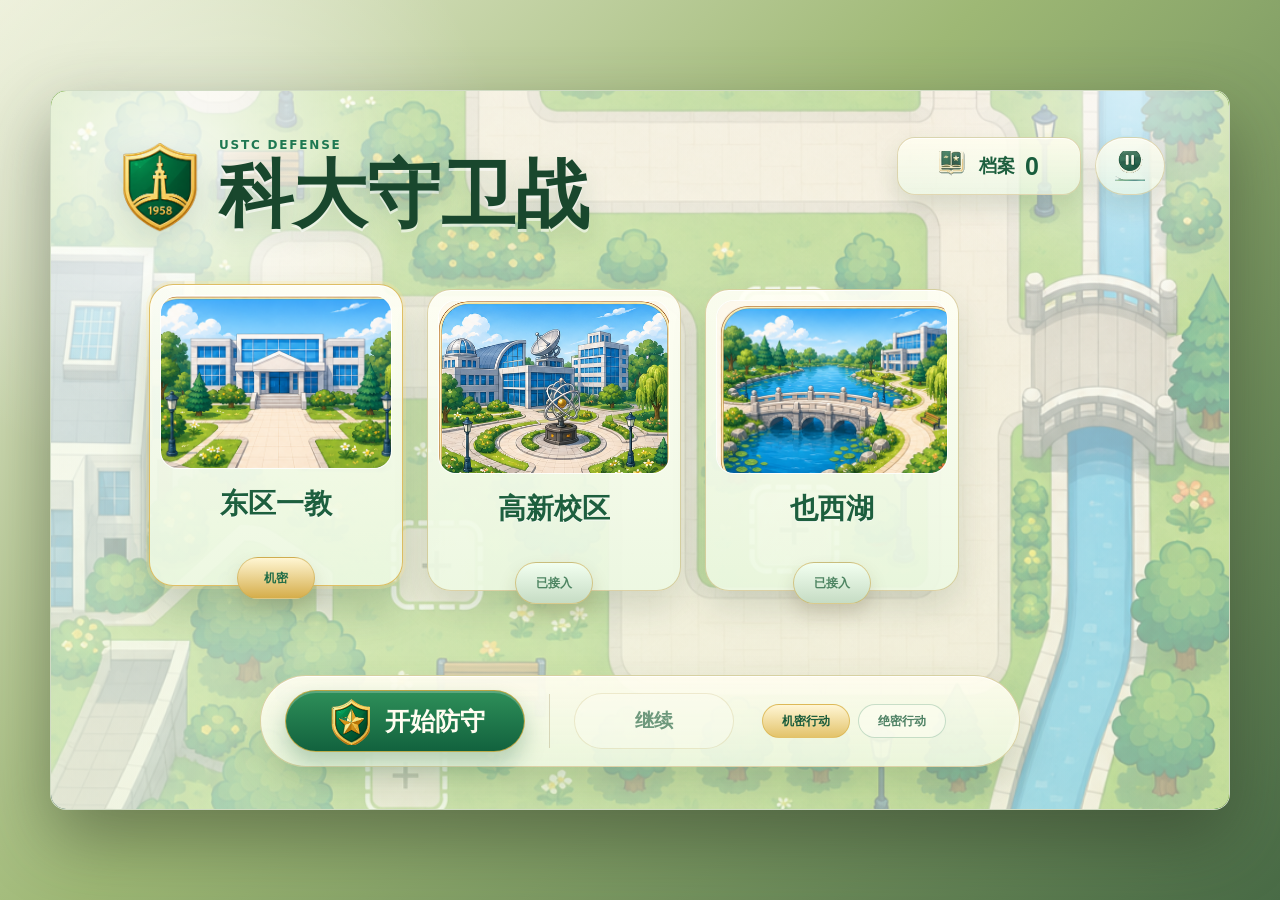
<file: index.html>
<!doctype html>
<html lang="zh-CN">
<head>
  <meta charset="utf-8">
  <meta name="viewport" content="width=device-width, initial-scale=1">
  <title>科大守卫战 - 沉浸重制版</title>
  <link rel="stylesheet" href="style.css">
</head>
<body>
  <main class="game-container">
    <section class="viewport">
      <canvas id="game" width="1180" height="720"></canvas>

      <div id="hud" class="hud-bar hidden">
        <div class="hud-item"><span class="icon gpa-icon"><img class="hud-icon-img" src="assets/ui/icon_hp.png" alt=""><span>GPA</span></span><strong id="life">4.3</strong></div>
        <div class="hud-item"><span class="icon">⚡</span><strong id="resource">120</strong></div>
        <div class="hud-item"><span class="icon"><img class="hud-icon-img" src="assets/ui/icon_wave.png" alt="波次"></span><strong id="wave">0/10</strong></div>
        <div class="hud-xp">
          <span>强化</span>
          <div class="xp-track"><i id="enhanceXpBar"></i></div>
          <strong id="enhanceXpText">0/140</strong>
        </div>
        <div class="hud-item"><span class="icon">🎯</span><strong id="kills">0</strong></div>
        <div class="hud-item"><span class="icon">🏆</span><strong id="score">0</strong></div>
        <div class="hud-item"><span class="icon">🎓</span><strong id="credits">0</strong></div>
        <button id="saveBtn" class="hud-btn">存档</button>
        <button id="pauseBtn" class="hud-btn has-icon"><img class="btn-icon" src="assets/ui/icon_pause.png" alt="">暂停 (Space)</button>
        <button id="abortBtn" class="hud-btn danger">撤退</button>
      </div>

      <div id="screenOverlay" class="screen-overlay"></div>

      <div id="buildPanel" class="build-bubble hidden"></div>

      <div id="hotbar" class="hotbar-panel hidden">
        <div class="hotbar-title">防线部署 (快捷键: 1-4)</div>
        <div class="hotbar-slots"></div>
      </div>
    </section>
  </main>
  <script src="js/core.js"></script>
  <script src="js/config.js"></script>
  <script src="js/state.js"></script>
  <script src="js/ui.js"></script>
  <script src="js/systems.js"></script>
  <script src="js/render.js"></script>
  <script src="js/input.js"></script>
  <script src="js/main.js"></script>
</body>
</html>
</file>
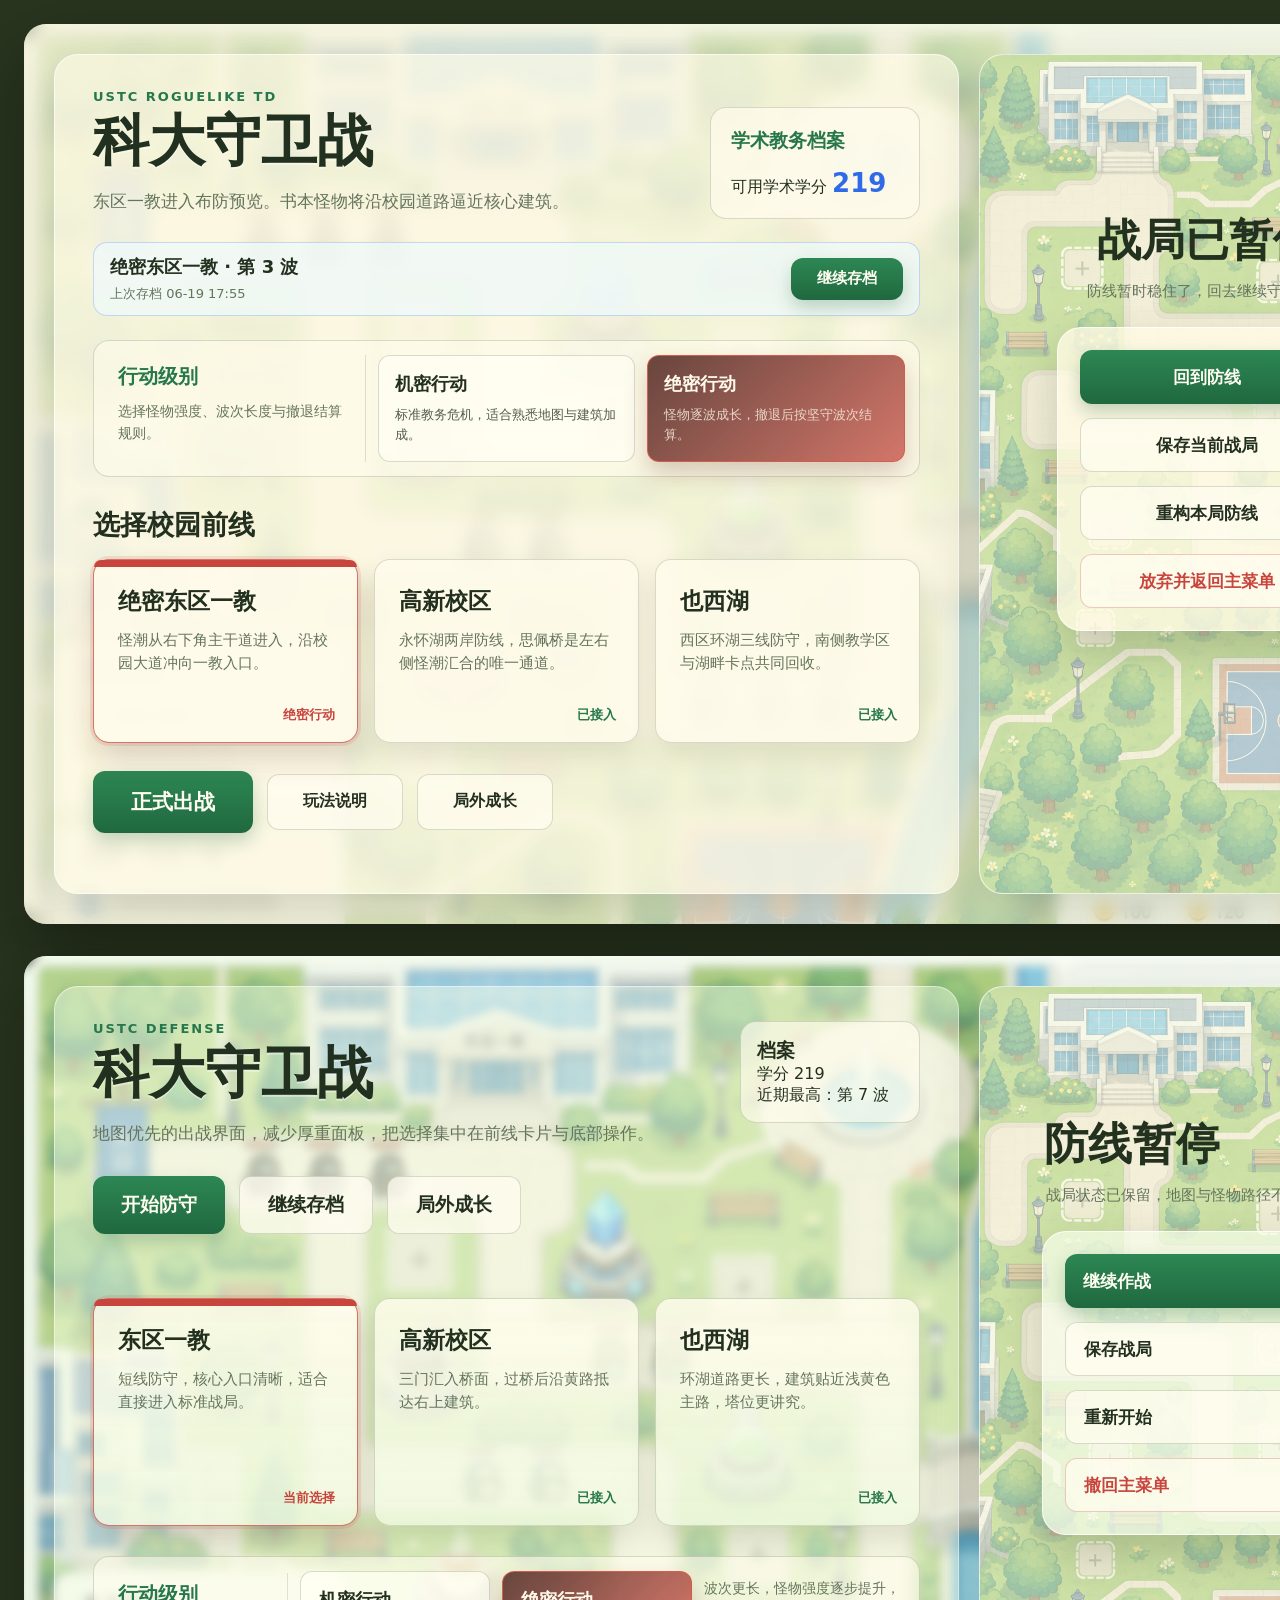
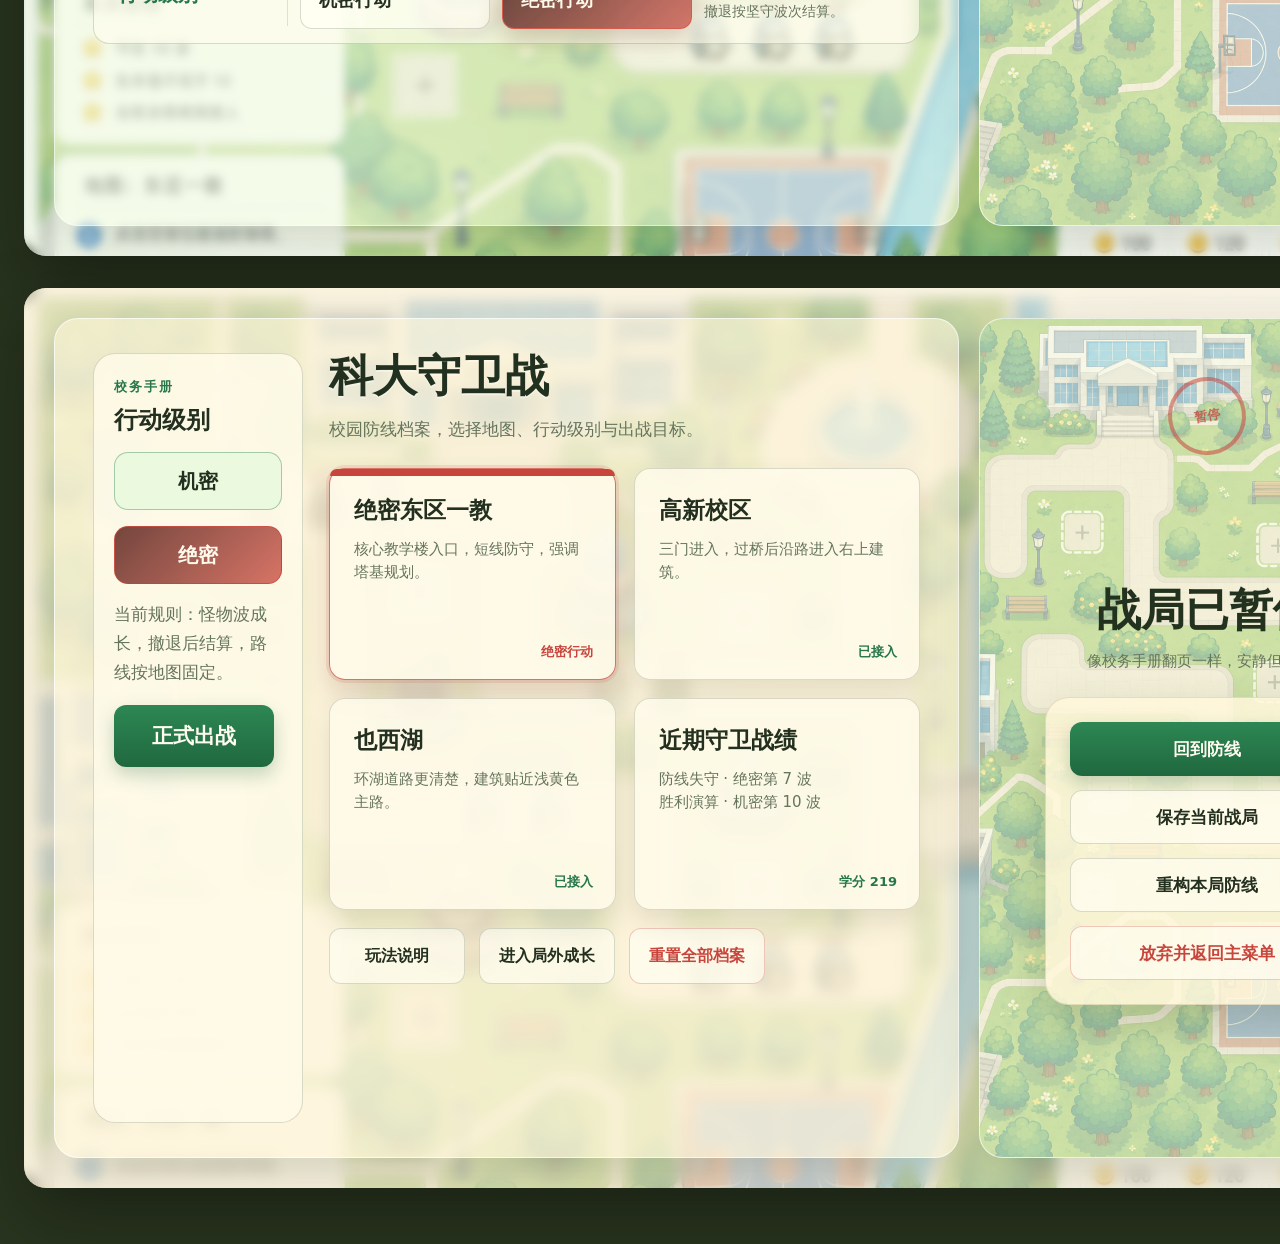
<file: qa-shots/menu-pause-redesign-previews.html>
<!doctype html>
<html lang="zh-CN">
<head>
  <meta charset="utf-8">
  <meta name="viewport" content="width=device-width, initial-scale=1">
  <title>菜单与暂停界面重设计预览</title>
  <style>
    :root {
      --green: #26774b;
      --green-dark: #173f2b;
      --paper: rgba(255, 250, 229, 0.86);
      --paper-solid: #fff7df;
      --line: rgba(66, 82, 55, 0.2);
      --text: #24301f;
      --muted: #65745d;
      --danger: #c8453d;
      --blue: #2f6be8;
      --gold: #c88022;
    }

    * { box-sizing: border-box; }
    body {
      margin: 0;
      padding: 24px;
      background: #29351f;
      font-family: "Microsoft YaHei", "Noto Sans SC", system-ui, sans-serif;
      color: var(--text);
    }

    .concept {
      position: relative;
      width: 1440px;
      height: 900px;
      margin: 0 0 32px;
      overflow: hidden;
      border-radius: 22px;
      background-image:
        linear-gradient(90deg, rgba(245, 242, 216, 0.78), rgba(235, 246, 218, 0.5)),
        url("../assets/source/current_map_ui_reference.png");
      background-size: cover;
      background-position: center;
      box-shadow: 0 28px 70px rgba(0, 0, 0, 0.34);
    }

    .concept::before {
      content: "";
      position: absolute;
      inset: 0;
      backdrop-filter: blur(8px) saturate(0.92);
      background: rgba(248, 245, 221, 0.26);
    }

    .screen {
      position: absolute;
      top: 30px;
      bottom: 30px;
      border: 1px solid rgba(255, 255, 255, 0.66);
      box-shadow: 0 18px 48px rgba(47, 58, 36, 0.18);
      overflow: hidden;
    }

    .menu {
      left: 30px;
      width: 905px;
      border-radius: 24px;
      padding: 34px 38px;
      background: rgba(255, 250, 229, 0.62);
    }

    .pause {
      right: 30px;
      width: 455px;
      border-radius: 24px;
      background:
        linear-gradient(rgba(244, 247, 224, 0.64), rgba(244, 247, 224, 0.64)),
        url("../assets/maps/map_east_campus_01.png");
      background-size: cover;
      background-position: center;
      padding: 30px;
    }

    .kicker {
      margin-bottom: 8px;
      color: var(--green);
      font-weight: 900;
      font-size: 13px;
      letter-spacing: 2px;
      text-transform: uppercase;
    }

    h1, h2, h3, p { margin: 0; }
    h1 {
      font-size: 56px;
      line-height: 1.05;
      letter-spacing: 0;
      color: #21301f;
      text-shadow: 0 2px 0 rgba(255, 255, 255, 0.42);
    }

    .lead {
      margin-top: 16px;
      color: var(--muted);
      font-size: 17px;
      line-height: 1.7;
    }

    .bar {
      display: flex;
      align-items: center;
      justify-content: space-between;
      min-height: 64px;
      margin-top: 26px;
      padding: 12px 16px;
      border: 1px solid rgba(47, 107, 232, 0.24);
      border-radius: 14px;
      background: rgba(239, 250, 253, 0.72);
    }

    .bar strong {
      display: block;
      font-size: 18px;
      margin-bottom: 4px;
    }

    .bar span {
      color: var(--muted);
      font-size: 13px;
    }

    .primary {
      border: 0;
      border-radius: 12px;
      background: linear-gradient(180deg, #2d8754, #20683f);
      color: #fffdf0;
      font-weight: 900;
      box-shadow: 0 8px 18px rgba(30, 100, 61, 0.26);
    }

    .ghost {
      border: 1px solid var(--line);
      border-radius: 12px;
      background: rgba(255, 253, 239, 0.76);
      color: var(--text);
      font-weight: 800;
    }

    .danger {
      color: var(--danger);
      border-color: rgba(200, 69, 61, 0.28);
    }

    .btn {
      min-width: 112px;
      height: 42px;
      padding: 0 18px;
      font-size: 15px;
    }

    .section-title {
      margin-top: 30px;
      margin-bottom: 16px;
      font-size: 27px;
      font-weight: 900;
    }

    .difficulty {
      display: grid;
      grid-template-columns: 1fr 1fr 1fr;
      gap: 12px;
      margin-top: 24px;
      padding: 14px;
      border-radius: 16px;
      border: 1px solid var(--line);
      background: rgba(255, 252, 236, 0.62);
    }

    .difficulty .summary {
      padding: 8px 10px;
      border-right: 1px solid rgba(66, 82, 55, 0.16);
    }

    .difficulty h3 {
      color: var(--green);
      font-size: 20px;
      margin-bottom: 10px;
    }

    .difficulty p {
      color: var(--muted);
      font-size: 14px;
      line-height: 1.6;
    }

    .diff-card {
      min-height: 86px;
      padding: 16px;
      border-radius: 12px;
      border: 1px solid var(--line);
      background: rgba(255, 255, 245, 0.66);
    }

    .diff-card.active {
      background: linear-gradient(135deg, rgba(91, 54, 48, 0.92), rgba(196, 71, 61, 0.74));
      color: #fff9eb;
      border-color: rgba(216, 92, 77, 0.95);
      box-shadow: 0 12px 24px rgba(98, 45, 39, 0.24);
    }

    .diff-card strong { display: block; font-size: 18px; margin-bottom: 8px; }
    .diff-card span { color: inherit; opacity: 0.78; font-size: 13px; line-height: 1.5; }

    .maps {
      display: grid;
      grid-template-columns: repeat(3, 1fr);
      gap: 16px;
    }

    .map-card {
      position: relative;
      min-height: 184px;
      padding: 26px 24px;
      border-radius: 16px;
      border: 1px solid var(--line);
      background: rgba(255, 252, 236, 0.82);
      box-shadow: 0 12px 26px rgba(48, 58, 36, 0.12);
    }

    .map-card.active {
      border-color: rgba(200, 69, 61, 0.74);
      box-shadow: 0 0 0 3px rgba(200, 69, 61, 0.13), 0 16px 28px rgba(86, 47, 38, 0.18);
    }

    .map-card.active::before {
      content: "";
      position: absolute;
      left: 0;
      right: 0;
      top: 0;
      height: 7px;
      border-radius: 16px 16px 0 0;
      background: var(--danger);
    }

    .map-card h3 {
      font-size: 23px;
      margin-bottom: 12px;
    }

    .map-card p {
      color: var(--muted);
      font-size: 15px;
      line-height: 1.55;
    }

    .tag {
      position: absolute;
      right: 22px;
      bottom: 18px;
      color: var(--green);
      font-weight: 900;
      font-size: 13px;
    }

    .active .tag { color: var(--danger); }

    .actions {
      display: flex;
      gap: 14px;
      margin-top: 28px;
      align-items: center;
    }

    .actions .primary {
      width: 160px;
      height: 62px;
      font-size: 21px;
    }

    .actions .ghost {
      width: 136px;
      height: 56px;
      font-size: 16px;
    }

    .archive {
      position: absolute;
      right: 38px;
      top: 52px;
      width: 210px;
      padding: 20px;
      border-radius: 16px;
      border: 1px solid var(--line);
      background: rgba(255, 252, 236, 0.76);
    }

    .archive h3 {
      color: var(--green);
      font-size: 19px;
      margin-bottom: 14px;
    }

    .archive .score {
      color: var(--blue);
      font-size: 26px;
      font-weight: 900;
    }

    .pause-title {
      text-align: center;
      margin-top: 126px;
      font-size: 44px;
      font-weight: 900;
      color: #22321f;
    }

    .pause-sub {
      margin-top: 12px;
      text-align: center;
      color: var(--muted);
      font-size: 15px;
    }

    .pause-panel {
      margin: 26px auto 0;
      width: 300px;
      padding: 22px;
      border-radius: 24px;
      background: rgba(255, 250, 229, 0.78);
      border: 1px solid rgba(255, 255, 255, 0.76);
      box-shadow: 0 20px 48px rgba(45, 58, 34, 0.22);
    }

    .pause-panel button {
      width: 100%;
      height: 54px;
      margin-bottom: 14px;
      font-size: 17px;
    }

    .pause-panel button:last-child { margin-bottom: 0; }

    .concept-2 {
      background-image:
        linear-gradient(90deg, rgba(233, 249, 219, 0.42), rgba(239, 247, 226, 0.24)),
        url("../assets/source/current_map_ui_reference.png");
    }

    .concept-2::before {
      backdrop-filter: blur(5px) saturate(1.02);
      background: rgba(242, 247, 221, 0.1);
    }

    .concept-2 .menu {
      background: rgba(244, 250, 228, 0.44);
      border-color: rgba(255, 255, 255, 0.5);
    }

    .concept-2 .top-row {
      display: flex;
      justify-content: space-between;
      align-items: start;
    }

    .concept-2 .mini-archive {
      width: 180px;
      padding: 16px;
      border-radius: 16px;
      background: rgba(255, 252, 236, 0.68);
      border: 1px solid var(--line);
    }

    .concept-2 .hero-actions {
      display: flex;
      gap: 14px;
      margin-top: 28px;
    }

    .concept-2 .hero-actions button {
      height: 58px;
      padding: 0 28px;
      font-size: 19px;
    }

    .concept-2 .maps {
      margin-top: 64px;
    }

    .concept-2 .map-card {
      min-height: 228px;
      background:
        linear-gradient(180deg, rgba(255, 252, 236, 0.82), rgba(239, 249, 224, 0.76));
    }

    .concept-2 .difficulty {
      grid-template-columns: 180px 190px 190px 1fr;
      margin-top: 30px;
      align-items: center;
    }

    .concept-2 .diff-card { min-height: 58px; padding: 16px 18px; }
    .concept-2 .diff-card strong { margin: 0; }

    .concept-2 .pause-panel {
      width: 330px;
      background: rgba(246, 253, 234, 0.7);
    }

    .concept-2 .pause-title {
      margin-top: 98px;
      text-align: left;
      padding-left: 34px;
    }

    .concept-2 .pause-sub {
      text-align: left;
      padding-left: 36px;
    }

    .concept-2 .pause-panel button {
      display: flex;
      justify-content: space-between;
      align-items: center;
      padding: 0 18px;
      text-align: left;
    }

    .shortcut {
      display: inline-flex;
      width: 42px;
      height: 30px;
      align-items: center;
      justify-content: center;
      border-radius: 8px;
      background: rgba(255, 255, 255, 0.34);
      font-size: 12px;
    }

    .concept-3 {
      background-image:
        linear-gradient(90deg, rgba(250, 239, 207, 0.7), rgba(247, 238, 210, 0.42)),
        url("../assets/source/current_map_ui_reference.png");
    }

    .concept-3::before {
      backdrop-filter: blur(7px) saturate(0.9);
      background: rgba(251, 243, 216, 0.24);
    }

    .concept-3 .menu {
      display: grid;
      grid-template-columns: 210px 1fr;
      gap: 26px;
      background: rgba(255, 247, 219, 0.58);
    }

    .concept-3 .left-rail {
      padding: 24px 20px;
      border-radius: 22px;
      border: 1px solid var(--line);
      background: rgba(255, 252, 235, 0.82);
    }

    .concept-3 h1 {
      font-size: 44px;
    }

    .level-pill {
      height: 58px;
      margin: 16px 0;
      border-radius: 14px;
      display: grid;
      place-items: center;
      font-size: 20px;
      font-weight: 900;
    }

    .level-pill.green {
      background: rgba(232, 251, 220, 0.86);
      border: 1px solid rgba(47, 125, 79, 0.38);
    }

    .level-pill.red {
      color: #fff9eb;
      background: linear-gradient(135deg, rgba(107, 59, 51, 0.94), rgba(202, 73, 61, 0.76));
      border: 1px solid rgba(202, 73, 61, 0.72);
    }

    .concept-3 .maps {
      grid-template-columns: repeat(2, 1fr);
      gap: 18px;
      margin-top: 24px;
    }

    .concept-3 .map-card {
      min-height: 212px;
    }

    .concept-3 .actions {
      margin-top: 18px;
    }

    .concept-3 .pause-panel {
      width: 324px;
      padding: 24px;
      background: rgba(255, 247, 219, 0.84);
      border-color: rgba(120, 100, 60, 0.18);
    }

    .stamp {
      margin: 28px auto 0;
      width: 78px;
      height: 78px;
      border-radius: 50%;
      border: 4px solid rgba(200, 69, 61, 0.54);
      display: grid;
      place-items: center;
      color: rgba(200, 69, 61, 0.76);
      font-size: 13px;
      font-weight: 900;
      transform: rotate(-9deg);
    }
  </style>
</head>
<body>
  <section class="concept concept-1" data-shot="1">
    <div class="screen menu">
      <div class="kicker">USTC ROGUELIKE TD</div>
      <h1>科大守卫战</h1>
      <p class="lead">东区一教进入布防预览。书本怪物将沿校园道路逼近核心建筑。</p>
      <div class="archive">
        <h3>学术教务档案</h3>
        <p>可用学术学分 <span class="score">219</span></p>
      </div>
      <div class="bar">
        <div>
          <strong>绝密东区一教 · 第 3 波</strong>
          <span>上次存档 06-19 17:55</span>
        </div>
        <button class="btn primary">继续存档</button>
      </div>
      <div class="difficulty">
        <div class="summary">
          <h3>行动级别</h3>
          <p>选择怪物强度、波次长度与撤退结算规则。</p>
        </div>
        <div class="diff-card">
          <strong>机密行动</strong>
          <span>标准教务危机，适合熟悉地图与建筑加成。</span>
        </div>
        <div class="diff-card active">
          <strong>绝密行动</strong>
          <span>怪物逐波成长，撤退后按坚守波次结算。</span>
        </div>
      </div>
      <h2 class="section-title">选择校园前线</h2>
      <div class="maps">
        <article class="map-card active">
          <h3>绝密东区一教</h3>
          <p>怪潮从右下角主干道进入，沿校园大道冲向一教入口。</p>
          <span class="tag">绝密行动</span>
        </article>
        <article class="map-card">
          <h3>高新校区</h3>
          <p>永怀湖两岸防线，思佩桥是左右侧怪潮汇合的唯一通道。</p>
          <span class="tag">已接入</span>
        </article>
        <article class="map-card">
          <h3>也西湖</h3>
          <p>西区环湖三线防守，南侧教学区与湖畔卡点共同回收。</p>
          <span class="tag">已接入</span>
        </article>
      </div>
      <div class="actions">
        <button class="primary">正式出战</button>
        <button class="ghost">玩法说明</button>
        <button class="ghost">局外成长</button>
      </div>
    </div>
    <div class="screen pause">
      <h2 class="pause-title">战局已暂停</h2>
      <p class="pause-sub">防线暂时稳住了，回去继续守路口。</p>
      <div class="pause-panel">
        <button class="primary">回到防线</button>
        <button class="ghost">保存当前战局</button>
        <button class="ghost">重构本局防线</button>
        <button class="ghost danger">放弃并返回主菜单</button>
      </div>
    </div>
  </section>

  <section class="concept concept-2" data-shot="2">
    <div class="screen menu">
      <div class="top-row">
        <div>
          <div class="kicker">USTC DEFENSE</div>
          <h1>科大守卫战</h1>
          <p class="lead">地图优先的出战界面，减少厚重面板，把选择集中在前线卡片与底部操作。</p>
          <div class="hero-actions">
            <button class="primary btn">开始防守</button>
            <button class="ghost btn">继续存档</button>
            <button class="ghost btn">局外成长</button>
          </div>
        </div>
        <div class="mini-archive">
          <h3>档案</h3>
          <p>学分 <span class="score">219</span></p>
          <p>近期最高：第 7 波</p>
        </div>
      </div>
      <div class="maps">
        <article class="map-card active">
          <h3>东区一教</h3>
          <p>短线防守，核心入口清晰，适合直接进入标准战局。</p>
          <span class="tag">当前选择</span>
        </article>
        <article class="map-card">
          <h3>高新校区</h3>
          <p>三门汇入桥面，过桥后沿黄路抵达右上建筑。</p>
          <span class="tag">已接入</span>
        </article>
        <article class="map-card">
          <h3>也西湖</h3>
          <p>环湖道路更长，建筑贴近浅黄色主路，塔位更讲究。</p>
          <span class="tag">已接入</span>
        </article>
      </div>
      <div class="difficulty">
        <div class="summary">
          <h3>行动级别</h3>
        </div>
        <div class="diff-card">
          <strong>机密行动</strong>
        </div>
        <div class="diff-card active">
          <strong>绝密行动</strong>
        </div>
        <p>波次更长，怪物强度逐步提升，撤退按坚守波次结算。</p>
      </div>
    </div>
    <div class="screen pause">
      <h2 class="pause-title">防线暂停</h2>
      <p class="pause-sub">战局状态已保留，地图与怪物路径不改变。</p>
      <div class="pause-panel">
        <button class="primary"><span>继续作战</span><span class="shortcut">Space</span></button>
        <button class="ghost"><span>保存战局</span><span class="shortcut">S</span></button>
        <button class="ghost"><span>重新开始</span><span class="shortcut">R</span></button>
        <button class="ghost danger"><span>撤回主菜单</span><span class="shortcut">Esc</span></button>
      </div>
    </div>
  </section>

  <section class="concept concept-3" data-shot="3">
    <div class="screen menu">
      <aside class="left-rail">
        <div class="kicker">校务手册</div>
        <h2>行动级别</h2>
        <div class="level-pill green">机密</div>
        <div class="level-pill red">绝密</div>
        <p class="lead">当前规则：怪物波成长，撤退后结算，路线按地图固定。</p>
        <div class="actions">
          <button class="primary">正式出战</button>
        </div>
      </aside>
      <main>
        <h1>科大守卫战</h1>
        <p class="lead">校园防线档案，选择地图、行动级别与出战目标。</p>
        <div class="maps">
          <article class="map-card active">
            <h3>绝密东区一教</h3>
            <p>核心教学楼入口，短线防守，强调塔基规划。</p>
            <span class="tag">绝密行动</span>
          </article>
          <article class="map-card">
            <h3>高新校区</h3>
            <p>三门进入，过桥后沿路进入右上建筑。</p>
            <span class="tag">已接入</span>
          </article>
          <article class="map-card">
            <h3>也西湖</h3>
            <p>环湖道路更清楚，建筑贴近浅黄色主路。</p>
            <span class="tag">已接入</span>
          </article>
          <article class="map-card">
            <h3>近期守卫战绩</h3>
            <p>防线失守 · 绝密第 7 波<br>胜利演算 · 机密第 10 波</p>
            <span class="tag">学分 219</span>
          </article>
        </div>
        <div class="actions">
          <button class="ghost">玩法说明</button>
          <button class="ghost">进入局外成长</button>
          <button class="ghost danger">重置全部档案</button>
        </div>
      </main>
    </div>
    <div class="screen pause">
      <div class="stamp">暂停</div>
      <h2 class="pause-title">战局已暂停</h2>
      <p class="pause-sub">像校务手册翻页一样，安静但明确。</p>
      <div class="pause-panel">
        <button class="primary">回到防线</button>
        <button class="ghost">保存当前战局</button>
        <button class="ghost">重构本局防线</button>
        <button class="ghost danger">放弃并返回主菜单</button>
      </div>
    </div>
  </section>
</body>
</html>
</file>
<file: style.css>
:root {
  --color-bg: #d7e4c6;
  --color-surface: rgba(255, 250, 232, 0.86);
  --color-border: rgba(71, 82, 54, 0.22);
  --color-border-focus: rgba(39, 111, 68, 0.46);
  --text-main: #263122;
  --text-muted: #66715a;

  --theme-blue: #2f6be8;
  --theme-green: #2f7d4f;
  --theme-purple: #7d66aa;
  --theme-amber: #c88022;
  --theme-rose: #c6453e;

  --glass-blur: blur(12px);
  --shadow-flat: 0 10px 28px rgba(50, 59, 39, 0.22);
  --shadow-glow: 0 0 0 3px rgba(47, 125, 79, 0.16), 0 16px 32px rgba(47, 64, 42, 0.22);
  --radius-lg: 16px;
  --radius-md: 8px;
}

* {
  box-sizing: border-box;
  margin: 0;
  padding: 0;
}

body {
  font-family: "Microsoft YaHei", "Noto Sans SC", system-ui, sans-serif;
  background:
    radial-gradient(circle at 15% 20%, rgba(255, 255, 255, 0.42), transparent 24%),
    linear-gradient(135deg, #edf0da 0%, #9eb875 45%, #496b46 100%);
  color: var(--text-main);
  min-height: 100vh;
  display: flex;
  align-items: center;
  justify-content: center;
  overflow: hidden;
}

.game-container {
  position: relative;
  width: 1180px;
  height: 720px;
  box-shadow: 0 28px 70px rgba(41, 50, 34, 0.46);
  border-radius: var(--radius-lg);
  overflow: hidden;
  background: #8fab72;
  border: 1px solid rgba(255, 255, 255, 0.58);
}

.viewport {
  position: relative;
  width: 100%;
  height: 100%;
}

canvas {
  display: block;
  width: 100%;
  height: 100%;
}

.hud-bar {
  position: absolute;
  top: 4px;
  left: 50%;
  transform: translateX(-50%);
  display: flex;
  align-items: center;
  gap: 14px;
  padding: 6px 14px;
  background: rgba(255, 250, 232, 0.82);
  backdrop-filter: var(--glass-blur);
  -webkit-backdrop-filter: var(--glass-blur);
  border: 1px solid var(--color-border);
  border-radius: 10px;
  z-index: 10;
  box-shadow: var(--shadow-flat);
}

.hud-item {
  display: flex;
  align-items: center;
  gap: 5px;
  font-size: 13px;
}

.icon {
  display: inline-flex;
  align-items: center;
  justify-content: center;
  min-width: 18px;
}

.gpa-icon {
  gap: 3px;
  color: var(--theme-green);
  font-weight: 800;
}

.hud-icon-img {
  width: 18px;
  height: 18px;
  object-fit: contain;
  display: block;
}

.hud-item strong {
  font-size: 17px;
  font-variant-numeric: tabular-nums;
  color: var(--theme-green);
}

.hud-xp {
  display: grid;
  grid-template-columns: auto 74px auto;
  align-items: center;
  gap: 6px;
  min-width: 142px;
  font-size: 11px;
  color: var(--text-muted);
}

.hud-xp strong {
  min-width: 48px;
  color: var(--theme-purple);
  font-size: 11px;
  font-variant-numeric: tabular-nums;
}

.xp-track {
  position: relative;
  height: 8px;
  overflow: hidden;
  border-radius: 999px;
  background: rgba(72, 79, 60, 0.18);
  border: 1px solid rgba(66, 73, 51, 0.16);
}

.xp-track i {
  position: absolute;
  inset: 0 auto 0 0;
  width: 0;
  border-radius: inherit;
  background: linear-gradient(90deg, #7d66aa, #38bdf8);
  box-shadow: 0 0 10px rgba(56, 189, 248, 0.36);
  transition: width 0.25s ease;
}

.hud-btn {
  padding: 5px 12px;
  background: rgba(255, 255, 255, 0.46);
  border: 1px solid rgba(66, 73, 51, 0.2);
  color: var(--text-main);
  border-radius: 8px;
  cursor: pointer;
  font-size: 11px;
  font-weight: 600;
  transition: all 0.2s;
}

.hud-btn.has-icon {
  display: inline-flex;
  align-items: center;
  justify-content: center;
  gap: 5px;
}

.btn-icon {
  width: 16px;
  height: 16px;
  object-fit: contain;
  display: inline-block;
  flex: 0 0 auto;
}

.hud-btn:hover {
  background: rgba(255, 255, 255, 0.15);
  border-color: var(--theme-blue);
}

.hud-btn.danger:hover {
  background: var(--theme-rose);
  border-color: var(--theme-rose);
}

.screen-overlay {
  position: absolute;
  inset: 0;
  background:
    linear-gradient(90deg, rgba(245, 239, 216, 0.92) 0%, rgba(245, 239, 216, 0.74) 42%, rgba(245, 239, 216, 0.22) 100%);
  backdrop-filter: blur(2px);
  -webkit-backdrop-filter: blur(2px);
  z-index: 20;
  display: flex;
  flex-direction: column;
  padding: 40px;
  overflow-y: auto;
  animation: fadeIn 0.3s ease-out;
}

.eyebrow {
  color: var(--theme-green);
  font-size: 12px;
  font-weight: 800;
  letter-spacing: 2px;
  text-transform: uppercase;
  margin-bottom: 8px;
}

h1,
h2,
h3,
h4,
p {
  line-height: 1.35;
}

.menu-layout {
  display: grid;
  grid-template-columns: 1fr 314px;
  gap: 28px;
  height: 100%;
}

.menu-main {
  display: flex;
  flex-direction: column;
  justify-content: center;
}

.brand h1 {
  font-size: 54px;
  font-weight: 900;
  color: #24331f;
  text-shadow: 0 2px 0 rgba(255,255,255,0.45);
  margin-bottom: 8px;
}

.brand .subtitle {
  color: var(--text-muted);
  font-size: 15px;
  margin-bottom: 32px;
}

.difficulty-panel {
  display: grid;
  grid-template-columns: minmax(220px, 0.78fr) 1.22fr;
  gap: 16px;
  align-items: stretch;
  padding: 14px;
  border: 1px solid rgba(48, 68, 45, 0.24);
  border-left: 4px solid var(--theme-green);
  border-radius: var(--radius-md);
  background: rgba(255, 250, 232, 0.72);
  box-shadow: 0 12px 26px rgba(46, 56, 38, 0.14);
}

.difficulty-panel.topsecret {
  border-color: rgba(198, 69, 62, 0.38);
  border-left-color: var(--theme-rose);
  background: linear-gradient(135deg, rgba(255, 244, 231, 0.84), rgba(74, 37, 34, 0.2));
}

.difficulty-panel p {
  color: var(--text-muted);
  font-size: 13px;
  line-height: 1.55;
  margin-top: 6px;
}

.difficulty-switch {
  display: grid;
  grid-template-columns: repeat(2, minmax(0, 1fr));
  gap: 10px;
}

.difficulty-btn {
  min-height: 74px;
  padding: 12px 14px;
  border: 1px solid rgba(64, 75, 56, 0.2);
  border-radius: var(--radius-md);
  background: rgba(255, 255, 255, 0.5);
  color: var(--text-main);
  text-align: left;
  cursor: pointer;
  transition: transform 0.2s ease, border-color 0.2s ease, box-shadow 0.2s ease, background 0.2s ease;
}

.difficulty-btn:hover {
  transform: translateY(-2px);
  border-color: rgba(47, 125, 79, 0.48);
}

.difficulty-btn span {
  display: block;
  font-size: 15px;
  font-weight: 900;
  margin-bottom: 6px;
}

.difficulty-btn small {
  display: block;
  color: var(--text-muted);
  font-size: 11px;
  line-height: 1.4;
}

.difficulty-btn.active.confidential {
  border-color: rgba(47, 125, 79, 0.7);
  background: rgba(238, 255, 223, 0.78);
  box-shadow: 0 0 0 3px rgba(47, 125, 79, 0.14);
}

.difficulty-btn.active.topsecret {
  border-color: rgba(198, 69, 62, 0.86);
  background: linear-gradient(135deg, rgba(80, 43, 38, 0.92), rgba(198, 69, 62, 0.66));
  color: #fff8ed;
  box-shadow: 0 0 0 3px rgba(198, 69, 62, 0.18), 0 16px 28px rgba(92, 35, 31, 0.26);
}

.difficulty-btn.active.topsecret small {
  color: rgba(255, 248, 237, 0.76);
}

.continue-run {
  display: grid;
  grid-template-columns: minmax(0, 1fr) auto auto;
  gap: 10px;
  align-items: center;
  margin: -8px 0 16px;
  padding: 12px 14px;
  border: 1px solid rgba(47, 107, 232, 0.24);
  border-radius: var(--radius-md);
  background: rgba(238, 248, 255, 0.72);
  box-shadow: 0 10px 24px rgba(46, 56, 38, 0.12);
}

.continue-run strong {
  display: block;
  color: var(--text-main);
  font-size: 14px;
  margin-bottom: 3px;
}

.continue-run span {
  color: var(--text-muted);
  font-size: 11px;
}

.continue-run .prime-btn,
.continue-run .sub-btn {
  margin: 0;
  padding: 8px 14px;
  font-size: 12px;
  white-space: nowrap;
}

.map-deck {
  display: grid;
  grid-template-columns: repeat(3, 1fr);
  gap: 14px;
  margin-top: 16px;
}

.map-node {
  min-height: 154px;
  background: var(--color-surface);
  border: 1px solid var(--color-border);
  border-radius: var(--radius-md);
  padding: 24px;
  cursor: pointer;
  transition: all 0.25s ease;
  position: relative;
  overflow: hidden;
}

.map-node:hover {
  transform: translateY(-4px);
  border-color: var(--theme-green);
  box-shadow: var(--shadow-glow);
}

.map-node.active {
  border-color: var(--theme-green);
  background: rgba(245, 255, 225, 0.92);
  box-shadow: var(--shadow-glow);
}

.map-node.active.topsecret {
  border-color: var(--theme-rose);
  background: linear-gradient(135deg, rgba(255, 247, 235, 0.94), rgba(99, 43, 39, 0.28));
  box-shadow: 0 0 0 3px rgba(198, 69, 62, 0.18), 0 20px 36px rgba(83, 43, 37, 0.26);
}

.map-node.active.topsecret::before {
  content: "";
  position: absolute;
  inset: 0;
  border-top: 5px solid var(--theme-rose);
  pointer-events: none;
}

.map-node.locked {
  cursor: not-allowed;
  filter: grayscale(0.2);
  opacity: 0.66;
}

.map-node.locked:hover {
  transform: none;
  box-shadow: none;
  border-color: var(--color-border);
}

.map-node h3 {
  font-size: 18px;
  margin-bottom: 6px;
}

.map-node p {
  font-size: 13px;
  color: var(--text-muted);
  line-height: 1.5;
}

.map-tag {
  position: absolute;
  bottom: 12px;
  right: 16px;
  font-size: 11px;
  font-weight: 700;
  text-transform: uppercase;
  color: var(--theme-green);
}

.map-node.active.topsecret .map-tag {
  color: var(--theme-rose);
}

.menu-sidebar {
  background: rgba(255, 250, 232, 0.72);
  border-left: 1px solid var(--color-border);
  padding: 24px;
  border-radius: var(--radius-md);
  display: flex;
  flex-direction: column;
}

.sidebar-title {
  font-size: 16px;
  font-weight: 700;
  margin-bottom: 16px;
  color: var(--theme-green);
  border-bottom: 1px solid var(--color-border);
  padding-bottom: 8px;
}

.history-stream {
  display: flex;
  flex-direction: column;
  gap: 12px;
  overflow-y: auto;
  flex: 1;
}

.history-item {
  background: rgba(255,255,255,0.03);
  border: 1px solid var(--color-border);
  padding: 12px;
  border-radius: 8px;
  font-size: 13px;
}

.history-item .meta {
  display: flex;
  justify-content: space-between;
  margin-bottom: 4px;
  font-weight: 600;
}

.history-item.win .meta span:first-child { color: var(--theme-green); }
.history-item.lose .meta span:first-child { color: var(--theme-rose); }

.prime-btn {
  display: inline-flex;
  align-items: center;
  justify-content: center;
  padding: 14px 32px;
  background: linear-gradient(135deg, #2f7d4f 0%, #1f5d38 100%);
  color: #fff;
  border: none;
  border-radius: 8px;
  font-size: 16px;
  font-weight: 700;
  cursor: pointer;
  box-shadow: 0 10px 22px rgba(39, 92, 56, 0.26);
  transition: all 0.2s;
  margin-top: 32px;
  align-self: flex-start;
}

.prime-btn:hover {
  transform: translateY(-2px);
  box-shadow: 0 14px 28px rgba(39, 92, 56, 0.34);
}

.sub-btn {
  background: rgba(255,255,255,0.34);
  border: 1px solid rgba(66, 73, 51, 0.22);
  color: var(--text-main);
  padding: 10px 24px;
  border-radius: 8px;
  font-size: 14px;
  font-weight: 600;
  cursor: pointer;
  transition: all 0.2s;
}

.sub-btn:hover {
  background: rgba(255,255,255,0.58);
  border-color: rgba(47, 125, 79, 0.44);
}

.sub-btn.danger-lite {
  color: var(--theme-rose);
}

.sub-btn.danger-lite:hover {
  border-color: rgba(198, 69, 62, 0.42);
}

.growth-grid {
  display: grid;
  grid-template-columns: 1fr 1fr;
  gap: 32px;
  margin-top: 24px;
  flex: 1;
}

.guide-grid {
  display: grid;
  grid-template-columns: repeat(4, minmax(0, 1fr));
  gap: 12px;
  margin-top: 8px;
}

.guide-card {
  min-height: 132px;
  padding: 16px;
  border: 1px solid rgba(66, 73, 51, 0.2);
  border-radius: var(--radius-md);
  background: rgba(255, 250, 232, 0.78);
  box-shadow: 0 10px 22px rgba(46, 56, 38, 0.1);
}

.guide-card h3 {
  font-size: 15px;
  color: var(--theme-green);
  margin-bottom: 8px;
}

.guide-card p {
  color: var(--text-muted);
  font-size: 12px;
  line-height: 1.55;
}

.growth-section {
  background: rgba(255, 250, 232, 0.72);
  border: 1px solid var(--color-border);
  padding: 20px;
  border-radius: var(--radius-md);
}

.section-head {
  font-size: 16px;
  font-weight: 700;
  margin-bottom: 16px;
  display: flex;
  justify-content: space-between;
  align-items: center;
}

.currency-badge {
  background: rgba(47, 125, 79, 0.15);
  color: var(--theme-green);
  padding: 4px 12px;
  border-radius: 12px;
  font-size: 13px;
}

.item-shelf {
  display: flex;
  flex-direction: column;
  gap: 12px;
}

.shelf-card {
  background: var(--color-surface);
  border: 1px solid var(--color-border);
  padding: 14px;
  border-radius: 8px;
  display: flex;
  justify-content: space-between;
  align-items: center;
  gap: 16px;
  transition: border-color 0.2s;
}

.shelf-card.selected {
  border-color: var(--theme-green);
  background: rgba(47, 125, 79, 0.08);
}

.shelf-card .info h4 {
  font-size: 14px;
  margin-bottom: 4px;
}

.shelf-card .info p {
  font-size: 12px;
  color: var(--text-muted);
}

.research-page {
  min-height: 100%;
  display: flex;
  flex-direction: column;
  color: #ecfdf5;
  margin: -40px;
  padding: 28px;
  background:
    linear-gradient(90deg, rgba(5, 9, 6, 0.97), rgba(19, 29, 18, 0.92)),
    radial-gradient(circle at 22% 78%, rgba(52, 211, 153, 0.18), transparent 28%),
    radial-gradient(circle at 80% 18%, rgba(251, 191, 36, 0.14), transparent 24%);
  position: relative;
  overflow: hidden;
}

.research-page::before {
  content: "";
  position: absolute;
  inset: 0;
  opacity: 0.18;
  background-image:
    linear-gradient(rgba(255,255,255,0.06) 1px, transparent 1px),
    linear-gradient(90deg, rgba(255,255,255,0.06) 1px, transparent 1px);
  background-size: 34px 34px;
  pointer-events: none;
}

.research-head,
.research-shell,
.research-actions {
  position: relative;
  z-index: 1;
}

.research-head {
  display: flex;
  justify-content: space-between;
  gap: 20px;
  align-items: flex-start;
  margin-bottom: 18px;
}

.research-head h1 {
  font-size: 42px;
  letter-spacing: 0;
  color: #fff7e6;
  text-shadow: 0 0 24px rgba(52, 211, 153, 0.18);
}

.research-head p:not(.eyebrow) {
  margin-top: 6px;
  color: rgba(245, 239, 216, 0.72);
  font-size: 14px;
}

.research-wallet {
  width: 190px;
  padding: 12px 14px;
  border: 1px solid rgba(148, 163, 184, 0.28);
  border-radius: 8px;
  background: rgba(14, 20, 13, 0.72);
  box-shadow: inset 0 1px 0 rgba(255,255,255,0.06), 0 14px 28px rgba(0,0,0,0.22);
}

.research-wallet span,
.research-wallet small {
  display: block;
  color: rgba(245, 239, 216, 0.62);
  font-size: 12px;
}

.research-wallet strong {
  display: block;
  margin: 2px 0;
  color: #fbbf24;
  font-size: 34px;
  line-height: 1;
  font-variant-numeric: tabular-nums;
}

.research-shell {
  flex: 1;
  min-height: 0;
  display: grid;
  grid-template-columns: 186px 1fr 286px;
  gap: 16px;
}

.research-tabs {
  display: flex;
  flex-direction: column;
  gap: 9px;
  min-height: 0;
  overflow-y: auto;
  padding-right: 2px;
}

.research-tab {
  height: 62px;
  border: 1px solid rgba(148, 163, 184, 0.2);
  border-left: 4px solid var(--branch);
  border-radius: 8px;
  background: rgba(14, 20, 13, 0.62);
  color: rgba(245, 239, 216, 0.78);
  display: grid;
  grid-template-columns: 1fr auto;
  align-items: center;
  gap: 10px;
  padding: 0 12px;
  cursor: pointer;
  text-align: left;
  transition: transform 0.16s ease, border-color 0.16s ease, background 0.16s ease;
}

.research-tab:hover,
.research-tab.active {
  transform: translateX(3px);
  border-color: color-mix(in srgb, var(--branch), white 18%);
  background: linear-gradient(90deg, color-mix(in srgb, var(--branch), transparent 78%), rgba(14, 20, 13, 0.76));
}

.research-tab span {
  font-size: 13px;
  font-weight: 800;
}

.research-tab strong {
  color: var(--branch);
  font-size: 12px;
  font-variant-numeric: tabular-nums;
}

.research-board {
  position: relative;
  min-height: 500px;
  border: 1px solid rgba(148, 163, 184, 0.22);
  border-radius: 8px;
  background:
    radial-gradient(circle at 50% 50%, color-mix(in srgb, var(--branch), transparent 88%), transparent 34%),
    linear-gradient(180deg, rgba(14, 20, 13, 0.64), rgba(5, 8, 5, 0.72));
  overflow: hidden;
  box-shadow: inset 0 1px 0 rgba(255,255,255,0.06);
}

.research-board-title {
  position: absolute;
  left: 18px;
  top: 14px;
  z-index: 3;
  display: flex;
  flex-direction: column;
  gap: 2px;
}

.research-board-title span {
  color: #fff7e6;
  font-size: 16px;
  font-weight: 900;
}

.research-board-title small {
  color: rgba(245, 239, 216, 0.54);
  font-size: 11px;
}

.research-lines {
  position: absolute;
  inset: 0;
  width: 100%;
  height: 100%;
  pointer-events: none;
}

.research-lines line {
  stroke: rgba(148, 163, 184, 0.22);
  stroke-width: 0.32;
  vector-effect: non-scaling-stroke;
}

.research-lines line.ready {
  stroke: color-mix(in srgb, var(--branch), white 20%);
  stroke-width: 0.42;
}

.research-lines line.active {
  stroke: var(--branch);
  stroke-width: 0.58;
  filter: drop-shadow(0 0 4px var(--branch));
}

.research-node {
  position: absolute;
  width: 58px;
  height: 58px;
  transform: translate(-50%, -50%);
  border: 1px solid rgba(148, 163, 184, 0.3);
  border-radius: 50%;
  background: rgba(14, 20, 13, 0.92);
  color: rgba(245, 239, 216, 0.7);
  cursor: pointer;
  display: grid;
  place-items: center;
  transition: transform 0.16s ease, border-color 0.16s ease, box-shadow 0.16s ease, color 0.16s ease;
  z-index: 2;
}

.research-node::before {
  content: "";
  position: absolute;
  inset: 6px;
  border-radius: inherit;
  border: 1px solid rgba(255,255,255,0.08);
}

.research-node i {
  font-style: normal;
  font-size: 18px;
  font-weight: 900;
  line-height: 1;
}

.research-node span {
  position: absolute;
  right: -3px;
  bottom: -5px;
  min-width: 28px;
  height: 18px;
  display: grid;
  place-items: center;
  padding: 0 5px;
  border-radius: 999px;
  background: rgba(5, 8, 5, 0.96);
  border: 1px solid rgba(148, 163, 184, 0.24);
  color: rgba(245, 239, 216, 0.66);
  font-size: 10px;
  font-weight: 800;
  font-variant-numeric: tabular-nums;
}

.research-node:hover,
.research-node.selected {
  transform: translate(-50%, -50%) scale(1.08);
  border-color: var(--branch);
  color: #fff;
  box-shadow: 0 0 0 4px color-mix(in srgb, var(--branch), transparent 82%), 0 0 30px color-mix(in srgb, var(--branch), transparent 64%);
}

.research-node.available {
  border-color: color-mix(in srgb, var(--branch), white 8%);
  color: #fff7e6;
}

.research-node.maxed {
  background: radial-gradient(circle, color-mix(in srgb, var(--branch), #fff 12%), rgba(14, 20, 13, 0.9) 72%);
  border-color: var(--branch);
  color: #fff;
  box-shadow: 0 0 22px color-mix(in srgb, var(--branch), transparent 74%);
}

.research-node.locked {
  opacity: 0.42;
  filter: grayscale(0.8);
}

.research-detail {
  border: 1px solid rgba(148, 163, 184, 0.22);
  border-radius: 8px;
  background: linear-gradient(180deg, rgba(14, 20, 13, 0.84), rgba(5, 8, 5, 0.88));
  padding: 18px;
  min-height: 0;
  box-shadow: inset 0 1px 0 rgba(255,255,255,0.06);
}

.detail-orbit {
  width: 72px;
  height: 72px;
  display: grid;
  place-items: center;
  border-radius: 50%;
  border: 1px solid var(--branch);
  color: #fff;
  font-size: 28px;
  font-weight: 900;
  background: radial-gradient(circle, color-mix(in srgb, var(--branch), transparent 58%), rgba(14, 20, 13, 0.9) 70%);
  box-shadow: 0 0 30px color-mix(in srgb, var(--branch), transparent 66%);
}

.detail-kicker {
  margin-top: 16px;
  color: var(--branch);
  font-size: 12px;
  font-weight: 900;
}

.research-detail h2 {
  margin-top: 4px;
  color: #fff7e6;
  font-size: 25px;
}

.detail-level {
  margin: 10px 0 14px;
  color: rgba(245, 239, 216, 0.62);
  font-size: 12px;
  font-weight: 800;
  font-variant-numeric: tabular-nums;
}

.detail-desc {
  min-height: 58px;
  color: rgba(245, 239, 216, 0.78);
  font-size: 13px;
  line-height: 1.6;
}

.detail-prereqs {
  margin: 18px 0;
}

.detail-prereqs strong {
  display: block;
  margin-bottom: 8px;
  color: rgba(245, 239, 216, 0.62);
  font-size: 12px;
}

.detail-prereqs div {
  display: flex;
  flex-wrap: wrap;
  gap: 7px;
}

.detail-prereqs span {
  max-width: 100%;
  padding: 5px 8px;
  border: 1px solid rgba(148, 163, 184, 0.22);
  border-radius: 999px;
  color: rgba(245, 239, 216, 0.58);
  font-size: 11px;
}

.detail-prereqs span.done {
  border-color: color-mix(in srgb, var(--branch), transparent 34%);
  color: color-mix(in srgb, var(--branch), white 24%);
}

.research-buy {
  width: 100%;
  margin-top: 8px;
}

.research-buy:disabled {
  cursor: default;
  opacity: 0.56;
  transform: none;
}

.research-actions {
  margin-top: 16px;
}

.hotbar-panel {
  position: absolute;
  bottom: -6px;
  left: 50%;
  transform: translateX(-50%);
  background: rgba(255, 250, 232, 0.86);
  backdrop-filter: var(--glass-blur);
  -webkit-backdrop-filter: var(--glass-blur);
  border: 1px solid var(--color-border);
  border-radius: var(--radius-md);
  padding: 8px 12px;
  z-index: 10;
  box-shadow: var(--shadow-flat);
  display: flex;
  flex-direction: column;
  gap: 6px;
}

.hotbar-title {
  font-size: 10px;
  letter-spacing: 0;
  color: var(--text-muted);
  font-weight: 700;
  text-align: center;
}

.hotbar-slots {
  display: flex;
  gap: 10px;
}

.hotbar-item {
  width: 64px;
  height: 62px;
  background: rgba(255,255,255,0.52);
  border: 1px solid var(--color-border);
  border-radius: 8px;
  display: flex;
  flex-direction: column;
  align-items: center;
  justify-content: center;
  cursor: pointer;
  position: relative;
  transition: all 0.15s;
}

.hotbar-item:hover,
.hotbar-item.selected {
  border-color: var(--theme-green);
  background: rgba(246,255,230,0.88);
  transform: scale(1.04);
}

.hotbar-item.inspecting {
  border-color: var(--theme-amber);
  box-shadow: 0 0 18px rgba(251, 191, 36, 0.22);
}

.hotbar-item .cost {
  position: absolute;
  top: 3px;
  right: 5px;
  font-size: 9px;
  font-weight: 700;
  color: var(--theme-amber);
}

.hotbar-item .name {
  font-size: 11px;
  font-weight: 600;
  margin-top: 3px;
}

.tower-token {
  width: 34px;
  height: 30px;
  display: grid;
  place-items: center;
  filter: drop-shadow(0 4px 5px rgba(48, 55, 35, 0.22));
}

.tower-token img {
  width: 38px;
  height: 38px;
  object-fit: contain;
  display: block;
}

.hotbar-item .key-bind {
  position: absolute;
  bottom: 1px;
  left: 4px;
  font-size: 9px;
  color: var(--text-muted);
  font-weight: bold;
}

.build-bubble {
  position: absolute;
  background: rgba(255, 250, 232, 0.96);
  border: 1px solid rgba(66, 73, 51, 0.24);
  border-radius: var(--radius-md);
  padding: 14px;
  box-shadow: var(--shadow-flat);
  z-index: 15;
  width: 240px;
  animation: scaleUp 0.15s cubic-bezier(0.34, 1.56, 0.64, 1);
}

.build-bubble h3 {
  font-size: 15px;
  margin-bottom: 6px;
}

.build-bubble .tower-role {
  color: var(--theme-green);
  font-size: 12px;
  font-weight: 700;
  margin-bottom: 8px;
}

.build-bubble p {
  font-size: 12px;
  color: var(--text-muted);
  margin-bottom: 12px;
  line-height: 1.4;
}

.tower-stat-grid {
  display: grid;
  grid-template-columns: 1fr 1fr;
  gap: 8px;
  margin: 10px 0 12px;
}

.tower-stat-grid div {
  padding: 8px;
  background: rgba(255,255,255,0.46);
  border: 1px solid var(--color-border);
  border-radius: 8px;
}

.tower-stat-grid span {
  display: block;
  color: var(--text-muted);
  font-size: 10px;
  margin-bottom: 3px;
}

.tower-stat-grid strong {
  color: var(--text-main);
  font-size: 13px;
}

.tower-tip {
  color: var(--text-muted);
  font-size: 11px;
  line-height: 1.45;
}

.bubble-ops {
  display: grid;
  grid-template-columns: 1fr 1fr;
  gap: 8px;
}

.choice-deck {
  display: grid;
  grid-template-columns: repeat(auto-fit, minmax(210px, 1fr));
  gap: 20px;
  margin-top: 30px;
}

.enhance-meter {
  position: relative;
  width: min(440px, 80%);
  height: 14px;
  margin: -14px auto 28px;
  overflow: hidden;
  border-radius: 999px;
  background: rgba(255, 250, 232, 0.52);
  border: 1px solid rgba(66, 73, 51, 0.2);
}

.enhance-meter i {
  position: absolute;
  inset: 0 auto 0 0;
  border-radius: inherit;
  background: linear-gradient(90deg, #7d66aa, #2f6be8, #34d399);
  box-shadow: 0 0 18px rgba(47, 107, 232, 0.36);
}

.enhance-meter span {
  position: relative;
  display: grid;
  place-items: center;
  height: 100%;
  color: #263122;
  font-size: 10px;
  font-weight: 900;
}

.choice-box {
  background: var(--color-surface);
  border: 1px solid var(--color-border);
  border-radius: var(--radius-md);
  padding: 24px;
  display: flex;
  flex-direction: column;
  justify-content: space-between;
  cursor: pointer;
  transition: all 0.2s;
  position: relative;
  overflow: hidden;
}

.choice-box:hover {
  border-color: var(--theme-green);
  transform: translateY(-2px);
  background: rgba(255,255,255,0.48);
}

.choice-box::before {
  content: "";
  position: absolute;
  inset: 0;
  height: 4px;
  background: var(--choice-accent, var(--theme-green));
}

.choice-box.rarity-普通 { --choice-accent: var(--theme-green); }
.choice-box.rarity-稀有 { --choice-accent: var(--theme-blue); }
.choice-box.rarity-史诗 { --choice-accent: var(--theme-rose); }
.choice-box.rarity-整活 { --choice-accent: var(--theme-purple); }

.choice-rarity {
  align-self: flex-start;
  margin-bottom: 10px;
  padding: 3px 8px;
  border: 1px solid color-mix(in srgb, var(--choice-accent), transparent 48%);
  border-radius: 999px;
  color: var(--choice-accent);
  font-size: 11px;
  font-weight: 900;
}

.choice-box h3 {
  font-size: 18px;
  color: var(--choice-accent, var(--theme-green));
  margin-bottom: 8px;
}

.choice-box p {
  font-size: 13px;
  color: var(--text-muted);
  margin-bottom: 20px;
  line-height: 1.5;
}

.action-row {
  display: flex;
  gap: 12px;
  margin-top: 24px;
}

.hidden {
  display: none !important;
}

.screen-overlay.mode-menu,
.screen-overlay.mode-paused {
  padding: 0;
  overflow: hidden;
  background:
    linear-gradient(90deg, rgba(241, 250, 232, 0.58), rgba(242, 248, 231, 0.32)),
    url("assets/maps/map_east_campus_01.png") center / cover no-repeat;
  backdrop-filter: blur(5px) saturate(1.04);
  -webkit-backdrop-filter: blur(5px) saturate(1.04);
}

.screen-overlay.mode-menu::before,
.screen-overlay.mode-paused::before {
  content: "";
  position: absolute;
  inset: 0;
  pointer-events: none;
  background:
    radial-gradient(circle at 10% 10%, rgba(255, 255, 255, 0.82), transparent 20%),
    radial-gradient(circle at 92% 0%, rgba(255, 255, 255, 0.56), transparent 18%),
    linear-gradient(180deg, rgba(255, 255, 255, 0.28), rgba(237, 247, 221, 0.34));
}

.premium-menu,
.premium-pause {
  position: relative;
  z-index: 1;
  width: 100%;
  height: 100%;
}

.premium-menu {
  padding: 46px 64px 34px;
}

.premium-menu-head {
  display: flex;
  align-items: flex-start;
  justify-content: space-between;
  gap: 26px;
}

.premium-brand-row {
  display: flex;
  align-items: flex-start;
  gap: 18px;
}

.premium-crest {
  width: 86px;
  height: 102px;
  object-fit: contain;
  filter: drop-shadow(0 10px 18px rgba(31, 83, 55, 0.18));
}

.premium-kicker {
  color: #1e7852;
  font-size: 12px;
  font-weight: 900;
  letter-spacing: 1.8px;
  text-transform: uppercase;
}

.premium-menu h1,
.premium-pause h1 {
  margin-top: 6px;
  font-size: 74px;
  line-height: 0.95;
  color: #19472d;
  font-weight: 900;
  text-shadow: 0 3px 0 rgba(255, 255, 255, 0.56), 0 12px 26px rgba(29, 82, 52, 0.16);
}

.premium-top-actions {
  display: flex;
  align-items: center;
  gap: 14px;
}

.premium-archive,
.premium-round-btn {
  display: inline-flex;
  align-items: center;
  justify-content: center;
  border: 1px solid rgba(185, 164, 97, 0.42);
  background: linear-gradient(180deg, rgba(255, 253, 239, 0.9), rgba(235, 248, 230, 0.72));
  box-shadow: inset 0 1px 0 rgba(255, 255, 255, 0.72), 0 12px 24px rgba(38, 70, 45, 0.14);
  color: #1d5f3e;
  cursor: pointer;
  transition: transform 0.18s ease, box-shadow 0.18s ease, border-color 0.18s ease;
}

.premium-archive:hover,
.premium-round-btn:hover {
  transform: translateY(-2px);
  border-color: rgba(204, 172, 82, 0.74);
  box-shadow: inset 0 1px 0 rgba(255, 255, 255, 0.8), 0 16px 30px rgba(38, 70, 45, 0.18);
}

.premium-archive {
  height: 58px;
  min-width: 184px;
  gap: 10px;
  padding: 0 20px;
  border-radius: 18px;
  font-size: 18px;
  font-weight: 900;
}

.premium-archive img {
  width: 30px;
  height: 30px;
  object-fit: contain;
}

.premium-archive strong {
  color: #185d3c;
  font-size: 25px;
  font-variant-numeric: tabular-nums;
}

.premium-round-btn {
  width: 70px;
  height: 58px;
  border-radius: 999px;
}

.premium-round-btn img {
  width: 30px;
  height: 30px;
  object-fit: contain;
}

.premium-map-deck {
  display: grid;
  grid-template-columns: repeat(3, minmax(0, 1fr));
  gap: 24px;
  width: min(810px, 100%);
  margin: 50px 0 0 34px;
}

.premium-map-card {
  position: relative;
  min-height: 302px;
  padding: 10px 10px 58px;
  border: 1px solid rgba(190, 170, 98, 0.52);
  border-radius: 24px;
  background:
    linear-gradient(180deg, rgba(255, 255, 245, 0.9), rgba(236, 248, 226, 0.9));
  box-shadow:
    inset 0 1px 0 rgba(255, 255, 255, 0.86),
    0 16px 34px rgba(43, 70, 43, 0.15);
  cursor: pointer;
  transition: transform 0.18s ease, box-shadow 0.18s ease, border-color 0.18s ease;
}

.premium-map-card:hover,
.premium-map-card.active {
  transform: translateY(-5px);
  border-color: rgba(220, 183, 83, 0.88);
  box-shadow:
    0 0 0 3px rgba(255, 229, 148, 0.24),
    inset 0 1px 0 rgba(255, 255, 255, 0.92),
    0 24px 42px rgba(37, 75, 48, 0.22);
}

.premium-map-card.locked {
  cursor: not-allowed;
  opacity: 0.58;
  filter: grayscale(0.2);
}

.premium-map-art {
  height: 174px;
  overflow: hidden;
  border-radius: 18px;
  border: 1px solid rgba(255, 255, 255, 0.74);
  background: rgba(255, 255, 255, 0.28);
  box-shadow: inset 0 0 0 1px rgba(37, 79, 53, 0.08);
}

.premium-map-art img {
  width: 100%;
  height: 100%;
  display: block;
  object-fit: cover;
}

.premium-map-card h3 {
  margin-top: 16px;
  color: #1d5f3e;
  font-size: 28px;
  text-align: center;
  font-weight: 900;
  text-shadow: 0 1px 0 rgba(255, 255, 255, 0.72);
}

.premium-map-medal {
  position: absolute;
  left: 50%;
  bottom: -14px;
  transform: translateX(-50%);
  min-width: 78px;
  height: 42px;
  display: inline-flex;
  align-items: center;
  justify-content: center;
  padding: 0 16px;
  border: 1px solid rgba(203, 172, 82, 0.62);
  border-radius: 999px;
  background: linear-gradient(180deg, #fff6d3, #d5ad4a);
  color: #1f6c47;
  font-size: 12px;
  font-weight: 900;
  box-shadow: 0 10px 18px rgba(87, 74, 38, 0.18);
}

.premium-map-card:not(.active) .premium-map-medal {
  background: linear-gradient(180deg, #f2fff0, #c6dcc4);
  color: #4d8461;
}

.premium-command-dock {
  position: absolute;
  left: 50%;
  bottom: 42px;
  transform: translateX(-50%);
  width: min(760px, calc(100% - 150px));
  min-height: 92px;
  display: grid;
  grid-template-columns: 240px 1px 160px 188px;
  align-items: center;
  gap: 24px;
  padding: 14px 24px;
  border: 1px solid rgba(190, 170, 98, 0.5);
  border-radius: 999px;
  background: linear-gradient(180deg, rgba(255, 253, 239, 0.94), rgba(239, 248, 226, 0.9));
  box-shadow:
    inset 0 1px 0 rgba(255, 255, 255, 0.88),
    0 18px 38px rgba(47, 75, 42, 0.18);
}

.premium-start-btn,
.premium-continue-btn,
.premium-chip,
.premium-pause-action {
  font-family: inherit;
}

.premium-start-btn {
  height: 62px;
  display: inline-flex;
  align-items: center;
  justify-content: center;
  gap: 12px;
  border: 1px solid rgba(219, 179, 73, 0.82);
  border-radius: 999px;
  background: linear-gradient(180deg, #2e8f59, #12623e);
  color: #fffdf0;
  cursor: pointer;
  box-shadow: inset 0 2px 0 rgba(255, 255, 255, 0.22), 0 12px 22px rgba(25, 101, 61, 0.28);
  transition: transform 0.18s ease, box-shadow 0.18s ease;
}

.premium-start-btn:hover {
  transform: translateY(-2px);
  box-shadow: inset 0 2px 0 rgba(255, 255, 255, 0.26), 0 18px 30px rgba(25, 101, 61, 0.34);
}

.premium-start-btn img {
  width: 48px;
  height: 48px;
  object-fit: contain;
  border-radius: 12px;
}

.premium-start-btn span {
  font-size: 25px;
  font-weight: 900;
}

.premium-dock-divider {
  width: 1px;
  height: 54px;
  background: rgba(132, 111, 52, 0.24);
}

.premium-continue-btn {
  height: 56px;
  display: flex;
  justify-content: center;
  align-items: center;
  border: 1px solid rgba(190, 170, 98, 0.38);
  border-radius: 999px;
  background: rgba(255, 255, 245, 0.56);
  color: #1d5f3e;
  cursor: pointer;
}

.premium-continue-btn:disabled {
  cursor: default;
  opacity: 0.62;
}

.premium-continue-btn span {
  font-size: 19px;
  font-weight: 900;
}

.premium-difficulty {
  display: flex;
  gap: 8px;
  justify-content: flex-end;
  flex-wrap: nowrap;
}

.premium-chip {
  height: 34px;
  min-width: 88px;
  padding: 0 10px;
  border: 1px solid rgba(39, 125, 79, 0.24);
  border-radius: 999px;
  background: rgba(255, 255, 245, 0.48);
  color: rgba(29, 95, 62, 0.78);
  font-size: 12px;
  font-weight: 900;
  cursor: pointer;
}

.premium-chip.active {
  border-color: rgba(220, 183, 83, 0.82);
  background: linear-gradient(180deg, #fff6d4, #e3c36b);
  color: #185b3b;
}

.premium-pause {
  display: flex;
  align-items: center;
  justify-content: flex-end;
  padding: 64px 70px;
}

.premium-pause-copy {
  position: absolute;
  left: 92px;
  top: 92px;
}

.premium-pause-copy h1 {
  font-size: 60px;
}

.premium-pause-panel {
  width: 280px;
  padding: 28px 22px 22px;
  border: 1px solid rgba(190, 170, 98, 0.5);
  border-radius: 28px;
  background: linear-gradient(180deg, rgba(255, 253, 239, 0.94), rgba(238, 248, 228, 0.9));
  box-shadow:
    inset 0 1px 0 rgba(255, 255, 255, 0.84),
    0 22px 42px rgba(39, 66, 41, 0.18);
}

.premium-pause-badge {
  display: block;
  width: 164px;
  height: auto;
  margin: -8px auto 22px;
  object-fit: contain;
  filter: drop-shadow(0 10px 16px rgba(57, 77, 45, 0.12));
}

.premium-pause-action {
  width: 100%;
  height: 62px;
  display: flex;
  align-items: center;
  gap: 18px;
  margin-bottom: 14px;
  padding: 0 18px;
  border: 1px solid rgba(190, 170, 98, 0.36);
  border-radius: 15px;
  background: rgba(255, 255, 245, 0.62);
  color: #1d5f3e;
  font-size: 20px;
  font-weight: 900;
  cursor: pointer;
  box-shadow: inset 0 1px 0 rgba(255, 255, 255, 0.58);
  transition: transform 0.18s ease, box-shadow 0.18s ease, border-color 0.18s ease;
}

.premium-pause-action:last-child {
  margin-bottom: 0;
}

.premium-pause-action:hover {
  transform: translateY(-2px);
  border-color: rgba(204, 172, 82, 0.72);
  box-shadow: inset 0 1px 0 rgba(255, 255, 255, 0.72), 0 12px 22px rgba(48, 75, 45, 0.12);
}

.premium-pause-action.primary {
  border-color: rgba(219, 179, 73, 0.72);
  background: linear-gradient(180deg, #2e8f59, #12623e);
  color: #fffdf0;
}

.premium-pause-action.primary img {
  padding: 4px;
  border-radius: 10px;
  background: rgba(255, 253, 239, 0.86);
}

.premium-pause-action img {
  width: 34px;
  height: 34px;
  object-fit: contain;
}

/* Premium in-battle interaction surfaces */
.hud-bar {
  top: 8px;
  gap: 10px;
  padding: 8px 14px;
  border-color: rgba(190, 170, 98, 0.48);
  border-radius: 999px;
  background: linear-gradient(180deg, rgba(255, 253, 239, 0.92), rgba(238, 248, 228, 0.86));
  box-shadow:
    inset 0 1px 0 rgba(255, 255, 255, 0.86),
    0 14px 30px rgba(39, 66, 41, 0.16);
}

.hud-item {
  min-height: 34px;
  padding: 0 6px;
  color: #1f5f3d;
  font-weight: 900;
}

.hud-item strong {
  color: #1b6a43;
  font-size: 18px;
}

.hud-xp {
  min-height: 34px;
  min-width: 146px;
  padding: 0 8px;
  border-left: 1px solid rgba(132, 111, 52, 0.2);
  border-right: 1px solid rgba(132, 111, 52, 0.2);
  color: rgba(29, 95, 62, 0.76);
}

.xp-track {
  height: 9px;
  border-color: rgba(190, 170, 98, 0.28);
  background: rgba(255, 255, 245, 0.72);
}

.xp-track i {
  background: linear-gradient(90deg, #1d8a56, #d8b34e);
  box-shadow: 0 0 12px rgba(216, 179, 78, 0.28);
}

.hud-btn {
  min-height: 34px;
  padding: 0 13px;
  border-color: rgba(190, 170, 98, 0.38);
  border-radius: 999px;
  background: rgba(255, 255, 245, 0.58);
  color: #1d5f3e;
  font-weight: 900;
}

.hud-btn:hover {
  background: rgba(255, 253, 239, 0.88);
  border-color: rgba(204, 172, 82, 0.74);
  color: #15492f;
}

.hud-btn.danger {
  color: #b54239;
}

.hud-btn.danger:hover {
  background: #fff1e8;
  border-color: rgba(198, 69, 62, 0.54);
}

.hotbar-panel {
  bottom: 12px;
  min-width: 378px;
  padding: 10px 16px 12px;
  border-color: rgba(190, 170, 98, 0.5);
  border-radius: 28px;
  background: linear-gradient(180deg, rgba(255, 253, 239, 0.94), rgba(238, 248, 228, 0.88));
  box-shadow:
    inset 0 1px 0 rgba(255, 255, 255, 0.86),
    0 18px 38px rgba(47, 75, 42, 0.18);
}

.hotbar-title {
  color: #1d6c45;
  font-size: 11px;
  font-weight: 900;
}

.hotbar-slots {
  gap: 12px;
}

.hotbar-item {
  width: 72px;
  height: 72px;
  border-color: rgba(190, 170, 98, 0.34);
  border-radius: 16px;
  background: rgba(255, 255, 245, 0.68);
  box-shadow: inset 0 1px 0 rgba(255, 255, 255, 0.66);
}

.hotbar-item:hover,
.hotbar-item.selected {
  border-color: rgba(220, 183, 83, 0.88);
  background: linear-gradient(180deg, #fff7dc, #e8c86a);
  transform: translateY(-3px);
  box-shadow: 0 12px 24px rgba(92, 74, 35, 0.18);
}

.hotbar-item.inspecting {
  border-color: rgba(29, 126, 78, 0.78);
  box-shadow: 0 0 0 3px rgba(29, 126, 78, 0.16), 0 12px 24px rgba(47, 75, 42, 0.16);
}

.hotbar-item .cost {
  top: 5px;
  right: 7px;
  color: #b6841e;
  font-size: 10px;
}

.hotbar-item .name {
  color: #185b3b;
  font-size: 11px;
  font-weight: 900;
}

.hotbar-item .key-bind {
  bottom: 5px;
  left: 7px;
  color: rgba(29, 95, 62, 0.72);
}

.build-bubble {
  width: 260px;
  padding: 18px;
  border-color: rgba(190, 170, 98, 0.5);
  border-radius: 20px;
  background: linear-gradient(180deg, rgba(255, 253, 239, 0.96), rgba(238, 248, 228, 0.92));
  box-shadow:
    inset 0 1px 0 rgba(255, 255, 255, 0.9),
    0 18px 38px rgba(39, 66, 41, 0.2);
}

.build-bubble h3 {
  color: #17492f;
  font-size: 18px;
  font-weight: 900;
}

.build-bubble .tower-role {
  display: inline-flex;
  align-items: center;
  min-height: 26px;
  padding: 0 10px;
  border: 1px solid rgba(190, 170, 98, 0.34);
  border-radius: 999px;
  background: rgba(255, 255, 245, 0.62);
  color: #1d6c45;
  font-size: 12px;
}

.tower-badge {
  display: inline-flex;
  align-items: center;
  align-self: flex-start;
  min-height: 28px;
  padding: 0 12px;
  border: 1px solid rgba(204, 172, 82, 0.48);
  border-radius: 999px;
  background: linear-gradient(180deg, rgba(255, 247, 214, 0.92), rgba(223, 193, 102, 0.72));
  color: #185b3b;
  font-size: 12px;
  font-weight: 900;
  box-shadow: inset 0 1px 0 rgba(255, 255, 255, 0.76);
}

.build-bubble p,
.tower-tip {
  color: rgba(35, 55, 33, 0.72);
  font-size: 12px;
}

.tower-tip {
  padding: 9px 10px;
  border: 1px solid rgba(190, 170, 98, 0.24);
  border-radius: 12px;
  background: rgba(255, 255, 245, 0.48);
}

.tower-stat-grid {
  gap: 9px;
}

.tower-stat-grid div {
  border-color: rgba(190, 170, 98, 0.26);
  border-radius: 12px;
  background: rgba(255, 255, 245, 0.58);
}

.tower-stat-grid span {
  color: rgba(29, 95, 62, 0.66);
  font-weight: 800;
}

.tower-stat-grid strong {
  color: #17492f;
  font-size: 14px;
}

.bubble-ops {
  gap: 10px;
}

.build-bubble .hud-btn {
  min-height: 40px;
  justify-content: center;
  border-color: rgba(190, 170, 98, 0.36);
  background: rgba(255, 255, 245, 0.62);
  color: #1d5f3e;
}

.build-bubble .hud-btn:hover {
  background: linear-gradient(180deg, #2e8f59, #12623e);
  color: #fffdf0;
}

.build-bubble .hud-btn:disabled {
  cursor: default;
  opacity: 0.48;
}

.build-bubble .hud-btn.danger {
  color: #b54239;
}

.screen-overlay.mode-choosing {
  padding: 0;
  overflow: hidden;
  background:
    linear-gradient(90deg, rgba(241, 250, 232, 0.62), rgba(242, 248, 231, 0.38)),
    url("assets/maps/map_east_campus_01.png") center / cover no-repeat;
  backdrop-filter: blur(5px) saturate(1.04);
  -webkit-backdrop-filter: blur(5px) saturate(1.04);
}

.screen-overlay.mode-choosing::before {
  content: "";
  position: absolute;
  inset: 0;
  pointer-events: none;
  background:
    radial-gradient(circle at 18% 12%, rgba(255, 255, 255, 0.78), transparent 24%),
    linear-gradient(180deg, rgba(255, 255, 255, 0.28), rgba(237, 247, 221, 0.42));
}

.premium-enhance {
  position: relative;
  z-index: 1;
  width: min(940px, calc(100% - 100px));
  margin: auto;
  padding: 34px 40px 38px;
  border: 1px solid rgba(190, 170, 98, 0.52);
  border-radius: 30px;
  background: linear-gradient(180deg, rgba(255, 253, 239, 0.94), rgba(238, 248, 228, 0.9));
  box-shadow:
    inset 0 1px 0 rgba(255, 255, 255, 0.9),
    0 24px 52px rgba(39, 66, 41, 0.2);
}

.premium-enhance-head {
  text-align: center;
}

.premium-enhance h1 {
  margin-top: 6px;
  color: #19472d;
  font-size: 52px;
  font-weight: 900;
  line-height: 1;
  text-shadow: 0 3px 0 rgba(255, 255, 255, 0.56);
}

.premium-enhance .enhance-meter {
  width: min(420px, 72%);
  margin: 20px auto 28px;
  background: rgba(255, 255, 245, 0.72);
  border-color: rgba(190, 170, 98, 0.32);
}

.choice-deck {
  gap: 18px;
}

.choice-box {
  min-height: 184px;
  border-color: rgba(190, 170, 98, 0.38);
  border-radius: 20px;
  background: linear-gradient(180deg, rgba(255, 255, 245, 0.78), rgba(239, 249, 224, 0.76));
  box-shadow: inset 0 1px 0 rgba(255, 255, 255, 0.7), 0 12px 24px rgba(47, 75, 42, 0.1);
}

.choice-box:hover {
  border-color: rgba(220, 183, 83, 0.88);
  background: linear-gradient(180deg, rgba(255, 248, 221, 0.94), rgba(238, 248, 228, 0.86));
  transform: translateY(-4px);
  box-shadow: 0 18px 34px rgba(47, 75, 42, 0.18);
}

.choice-box::before {
  height: 7px;
  background: linear-gradient(90deg, var(--choice-accent, #2f7d4f), #e3c36b);
}

.choice-rarity {
  border-color: rgba(190, 170, 98, 0.34);
  background: rgba(255, 255, 245, 0.68);
  color: #1d6c45;
}

.choice-box h3 {
  color: #17492f;
  font-size: 22px;
  font-weight: 900;
}

.choice-box p {
  color: rgba(28, 74, 48, 0.76);
  font-size: 12px;
  font-weight: 700;
  line-height: 1.45;
  margin-bottom: 18px;
}

.choice-box .prime-btn,
.premium-reroll {
  border-radius: 999px;
  background: linear-gradient(180deg, #2e8f59, #12623e);
  box-shadow: inset 0 2px 0 rgba(255, 255, 255, 0.22), 0 12px 22px rgba(25, 101, 61, 0.22);
}

.premium-reroll {
  display: block;
  min-width: 132px;
  height: 46px;
  margin: 24px auto 0;
  border: 1px solid rgba(219, 179, 73, 0.72);
  color: #fffdf0;
  font-family: inherit;
  font-size: 15px;
  font-weight: 900;
  cursor: pointer;
}

.screen-overlay.mode-growth {
  padding: 0;
  overflow: hidden;
  background:
    linear-gradient(90deg, rgba(241, 250, 232, 0.62), rgba(242, 248, 231, 0.34)),
    url("assets/maps/map_east_campus_01.png") center / cover no-repeat;
  backdrop-filter: blur(5px) saturate(1.04);
  -webkit-backdrop-filter: blur(5px) saturate(1.04);
}

.screen-overlay.mode-growth::before {
  content: "";
  position: absolute;
  inset: 0;
  pointer-events: none;
  background:
    radial-gradient(circle at 18% 12%, rgba(255, 255, 255, 0.76), transparent 24%),
    linear-gradient(180deg, rgba(255, 255, 255, 0.18), rgba(237, 247, 221, 0.42));
}

.research-page {
  width: 100%;
  min-height: 100%;
  margin: 0;
  padding: 30px 48px 24px;
  color: #19472d;
  background:
    linear-gradient(90deg, rgba(244, 250, 231, 0.88), rgba(238, 248, 228, 0.58) 58%, rgba(238, 248, 228, 0.26)),
    radial-gradient(circle at 78% 18%, rgba(227, 195, 107, 0.28), transparent 26%),
    radial-gradient(circle at 20% 88%, rgba(46, 143, 89, 0.2), transparent 24%);
  overflow: hidden;
}

.research-page::before {
  opacity: 0.22;
  background-image:
    linear-gradient(rgba(30, 120, 82, 0.08) 1px, transparent 1px),
    linear-gradient(90deg, rgba(30, 120, 82, 0.08) 1px, transparent 1px);
  background-size: 36px 36px;
}

.research-head {
  align-items: center;
  margin-bottom: 20px;
}

.research-title-lockup {
  display: flex;
  align-items: center;
  gap: 18px;
}

.research-crest {
  width: 62px;
  height: 76px;
  object-fit: contain;
  filter: drop-shadow(0 10px 18px rgba(31, 83, 55, 0.18));
}

.research-head h1 {
  margin-top: 5px;
  color: #19472d;
  font-size: 52px;
  line-height: 0.96;
  font-weight: 900;
  text-shadow: 0 3px 0 rgba(255, 255, 255, 0.56), 0 12px 26px rgba(29, 82, 52, 0.16);
}

.research-head p:not(.eyebrow):not(.premium-kicker) {
  margin-top: 6px;
  color: rgba(29, 85, 55, 0.72);
  font-size: 13px;
  font-weight: 700;
}

.research-wallet {
  width: 188px;
  padding: 13px 16px;
  border: 1px solid rgba(185, 164, 97, 0.42);
  border-radius: 18px;
  background: linear-gradient(180deg, rgba(255, 253, 239, 0.92), rgba(235, 248, 230, 0.74));
  box-shadow: inset 0 1px 0 rgba(255, 255, 255, 0.74), 0 14px 26px rgba(38, 70, 45, 0.14);
}

.research-wallet span,
.research-wallet small {
  color: rgba(29, 85, 55, 0.64);
  font-weight: 800;
}

.research-wallet strong {
  color: #c88022;
  font-size: 35px;
  text-shadow: 0 2px 0 rgba(255, 255, 255, 0.5);
}

.research-shell {
  grid-template-columns: 172px minmax(0, 1fr) 318px;
  gap: 14px;
}

.research-tabs {
  gap: 10px;
  padding: 2px 2px 2px 0;
}

.research-tab {
  height: 64px;
  border: 1px solid rgba(190, 170, 98, 0.36);
  border-left: 5px solid var(--branch);
  border-radius: 16px;
  background: linear-gradient(180deg, rgba(255, 255, 245, 0.82), rgba(239, 249, 224, 0.72));
  color: #1d5f3e;
  box-shadow: inset 0 1px 0 rgba(255, 255, 255, 0.7), 0 10px 20px rgba(47, 75, 42, 0.1);
}

.research-tab:hover,
.research-tab.active {
  transform: translateX(3px);
  border-color: rgba(220, 183, 83, 0.86);
  background: linear-gradient(90deg, color-mix(in srgb, var(--branch), white 82%), rgba(255, 255, 245, 0.92));
  box-shadow: 0 0 0 3px color-mix(in srgb, var(--branch), transparent 84%), 0 16px 28px rgba(37, 75, 48, 0.16);
}

.research-tab strong {
  color: #185d3c;
}

.research-board {
  min-height: 466px;
  border: 1px solid rgba(190, 170, 98, 0.48);
  border-radius: 24px;
  background:
    radial-gradient(circle at 50% 52%, color-mix(in srgb, var(--branch), transparent 84%), transparent 36%),
    linear-gradient(180deg, rgba(255, 253, 239, 0.9), rgba(236, 248, 226, 0.84));
  box-shadow: inset 0 1px 0 rgba(255, 255, 255, 0.86), 0 18px 36px rgba(43, 70, 43, 0.14);
}

.research-board-title {
  left: 22px;
  top: 18px;
}

.research-board-title span {
  color: #19472d;
  font-size: 17px;
}

.research-board-title small {
  color: rgba(29, 85, 55, 0.58);
  font-weight: 700;
}

.research-lines line {
  stroke: rgba(56, 92, 62, 0.22);
  stroke-width: 0.4;
}

.research-node {
  width: 58px;
  height: 58px;
  border: 1px solid rgba(190, 170, 98, 0.48);
  background: linear-gradient(180deg, rgba(255, 255, 245, 0.96), rgba(232, 246, 220, 0.94));
  color: #1d5f3e;
  box-shadow: inset 0 1px 0 rgba(255, 255, 255, 0.86), 0 10px 20px rgba(47, 75, 42, 0.14);
}

.research-node::before {
  inset: 7px;
  border-color: rgba(29, 95, 62, 0.12);
}

.research-node span {
  background: rgba(255, 253, 239, 0.98);
  border-color: rgba(190, 170, 98, 0.42);
  color: #1d5f3e;
}

.research-node:hover,
.research-node.selected {
  color: #17492f;
  box-shadow: 0 0 0 4px color-mix(in srgb, var(--branch), transparent 78%), 0 18px 30px rgba(47, 75, 42, 0.2);
}

.research-node.available,
.research-node.maxed {
  color: #17492f;
  border-color: color-mix(in srgb, var(--branch), #fff 8%);
}

.research-node.maxed {
  background: radial-gradient(circle, color-mix(in srgb, var(--branch), white 52%), rgba(255, 255, 245, 0.96) 74%);
}

.research-side {
  min-height: 0;
  display: grid;
  grid-template-rows: minmax(246px, 1fr) auto;
  gap: 12px;
}

.research-detail,
.outside-growth-card {
  border: 1px solid rgba(190, 170, 98, 0.42);
  border-radius: 20px;
  background: linear-gradient(180deg, rgba(255, 253, 239, 0.92), rgba(235, 248, 230, 0.78));
  box-shadow: inset 0 1px 0 rgba(255, 255, 255, 0.74), 0 14px 28px rgba(38, 70, 45, 0.12);
}

.research-detail {
  display: flex;
  flex-direction: column;
  padding: 16px;
}

.detail-orbit {
  width: 56px;
  height: 56px;
  border-color: color-mix(in srgb, var(--branch), #fff 8%);
  color: #17492f;
  font-size: 24px;
  background: radial-gradient(circle, color-mix(in srgb, var(--branch), white 58%), rgba(255, 255, 245, 0.96) 72%);
  box-shadow: 0 12px 24px color-mix(in srgb, var(--branch), transparent 78%);
}

.detail-kicker {
  color: color-mix(in srgb, var(--branch), #17492f 24%);
}

.research-detail h2 {
  color: #17492f;
  font-size: 22px;
}

.detail-level,
.detail-prereqs strong {
  color: rgba(29, 85, 55, 0.58);
}

.detail-desc {
  min-height: 42px;
  color: rgba(29, 85, 55, 0.76);
  font-size: 12px;
  font-weight: 700;
}

.detail-prereqs {
  margin: 10px 0;
}

.detail-prereqs span {
  border-color: rgba(190, 170, 98, 0.36);
  color: rgba(29, 85, 55, 0.62);
  background: rgba(255, 255, 245, 0.42);
}

.detail-prereqs span.done {
  color: #1d6c45;
  background: color-mix(in srgb, var(--branch), white 84%);
}

.research-buy {
  min-height: 44px;
  margin-top: auto;
  border-radius: 999px;
  background: linear-gradient(180deg, #2e8f59, #12623e);
  box-shadow: inset 0 2px 0 rgba(255, 255, 255, 0.22), 0 12px 22px rgba(25, 101, 61, 0.2);
}

.outside-growth-card {
  padding: 12px;
}

.outside-growth-head {
  display: flex;
  align-items: center;
  gap: 10px;
  margin-bottom: 8px;
}

.outside-growth-head img {
  width: 32px;
  height: 32px;
  object-fit: contain;
  filter: drop-shadow(0 6px 10px rgba(31, 83, 55, 0.16));
}

.outside-growth-head h3 {
  color: #17492f;
  font-size: 18px;
  font-weight: 900;
}

.outside-growth-metrics {
  display: grid;
  grid-template-columns: repeat(2, minmax(0, 1fr));
  gap: 6px;
}

.outside-growth-metrics div {
  min-height: 42px;
  padding: 6px 9px;
  border: 1px solid rgba(190, 170, 98, 0.3);
  border-radius: 12px;
  background: rgba(255, 255, 245, 0.54);
}

.outside-growth-metrics span,
.outside-growth-progress span {
  display: block;
  color: rgba(29, 85, 55, 0.62);
  font-size: 11px;
  font-weight: 800;
}

.outside-growth-metrics strong {
  display: block;
  margin-top: 2px;
  color: #185d3c;
  font-size: 16px;
  line-height: 1;
  font-variant-numeric: tabular-nums;
}

.outside-growth-progress {
  position: relative;
  height: 32px;
  margin: 8px 0 0;
  padding: 0 10px;
  border: 1px solid rgba(190, 170, 98, 0.3);
  border-radius: 999px;
  background: rgba(255, 255, 245, 0.58);
  overflow: hidden;
  display: flex;
  align-items: center;
  justify-content: space-between;
}

.outside-growth-progress strong {
  position: relative;
  z-index: 1;
  color: #185d3c;
  font-size: 13px;
}

.outside-growth-progress i {
  position: absolute;
  inset: 0 auto 0 0;
  border-radius: inherit;
  background: linear-gradient(90deg, rgba(46, 143, 89, 0.2), rgba(227, 195, 107, 0.34));
}

.research-actions {
  justify-content: flex-end;
  margin-top: 12px;
}

.research-actions .prime-btn {
  margin: 0;
  border-radius: 999px;
  background: linear-gradient(180deg, #2e8f59, #12623e);
}

/* 档案局外成长：地图叠加式高级 UI */
.screen-overlay.mode-growth {
  padding: 0;
  overflow: hidden;
  background:
    linear-gradient(90deg, rgba(229, 240, 205, 0.18), rgba(250, 245, 218, 0.05)),
    url("assets/maps/map_east_campus_01.png") center 47% / cover no-repeat;
  backdrop-filter: none;
  -webkit-backdrop-filter: none;
}

.screen-overlay.mode-growth::before {
  content: "";
  position: absolute;
  inset: 0;
  pointer-events: none;
  background:
    linear-gradient(180deg, rgba(255, 249, 221, 0.9) 0, rgba(255, 249, 221, 0.62) 120px, rgba(247, 247, 220, 0.2) 230px, rgba(36, 83, 48, 0.2) 100%),
    radial-gradient(circle at 50% 52%, rgba(255, 239, 165, 0.2), transparent 42%),
    linear-gradient(90deg, rgba(22, 74, 47, 0.18), transparent 22%, transparent 72%, rgba(247, 241, 207, 0.4));
}

.research-page {
  position: relative;
  width: 100%;
  height: 100%;
  min-height: 0;
  margin: 0;
  padding: 0;
  color: #19472d;
  background: transparent;
  overflow: hidden;
}

.research-page::before {
  content: "";
  position: absolute;
  inset: 8px;
  z-index: 4;
  pointer-events: none;
  border: 1px solid rgba(188, 145, 54, 0.48);
  border-radius: 24px;
  box-shadow:
    inset 0 0 0 1px rgba(255, 255, 235, 0.72),
    inset 0 0 28px rgba(115, 91, 42, 0.18);
  background: none;
  opacity: 1;
}

.research-head,
.research-shell {
  position: relative;
  z-index: 2;
}

.research-head {
  height: 158px;
  margin: 0;
  padding: 30px 32px 18px 38px;
  display: grid;
  grid-template-columns: minmax(0, 1fr) 52px 184px 54px;
  align-items: start;
  gap: 18px;
  background:
    linear-gradient(90deg, rgba(255, 250, 228, 0.98), rgba(250, 247, 225, 0.86) 58%, rgba(255, 250, 228, 0.42)),
    linear-gradient(180deg, rgba(255, 255, 244, 0.98), rgba(238, 229, 191, 0.58));
  border-bottom: 1px solid rgba(187, 150, 63, 0.52);
  box-shadow: 0 18px 36px rgba(64, 87, 49, 0.18);
}

.research-title-lockup {
  display: flex;
  align-items: flex-start;
  gap: 22px;
  min-width: 0;
}

.research-crest {
  width: 92px;
  height: 112px;
  object-fit: contain;
  filter: drop-shadow(0 10px 14px rgba(29, 67, 43, 0.18));
}

.research-head h1 {
  margin: 5px 0 0;
  color: #19472d;
  font-size: 54px;
  line-height: 0.96;
  font-weight: 900;
  letter-spacing: 0;
  text-shadow: 0 3px 0 rgba(255, 255, 244, 0.7), 0 14px 22px rgba(41, 79, 48, 0.16);
}

.research-head p:not(.eyebrow):not(.premium-kicker) {
  max-width: 420px;
  margin-top: 8px;
  color: rgba(28, 68, 44, 0.72);
  font-size: 15px;
  font-weight: 800;
}

.research-manual,
.research-close {
  width: 52px;
  height: 52px;
  border: 1px solid rgba(164, 129, 50, 0.48);
  border-radius: 16px;
  background: linear-gradient(180deg, rgba(255, 252, 233, 0.96), rgba(229, 218, 177, 0.74));
  box-shadow: inset 0 1px 0 rgba(255, 255, 255, 0.74), 0 10px 18px rgba(71, 83, 48, 0.16);
  cursor: pointer;
}

.research-manual img {
  width: 28px;
  height: 28px;
  object-fit: contain;
}

.research-close {
  border-radius: 50%;
  color: #24533a;
  font-family: inherit;
  font-size: 34px;
  line-height: 48px;
  font-weight: 500;
}

.research-wallet {
  width: 184px;
  min-height: 58px;
  padding: 10px 16px;
  border: 1px solid rgba(164, 129, 50, 0.48);
  border-radius: 999px;
  background: linear-gradient(180deg, rgba(255, 252, 233, 0.96), rgba(229, 218, 177, 0.78));
  box-shadow: inset 0 1px 0 rgba(255, 255, 255, 0.72), 0 12px 20px rgba(71, 83, 48, 0.16);
  display: grid;
  grid-template-columns: 30px auto 1fr;
  align-items: center;
  gap: 8px;
}

.research-wallet img {
  width: 26px;
  height: 26px;
  object-fit: contain;
}

.research-wallet span {
  color: #254b36;
  font-size: 17px;
  font-weight: 900;
}

.research-wallet strong {
  color: #2f7e4e;
  font-size: 29px;
  line-height: 1;
  font-weight: 900;
  text-align: right;
  text-shadow: 0 2px 0 rgba(255, 255, 242, 0.72);
}

.research-wallet small {
  display: none;
}

.research-shell {
  height: calc(100% - 158px);
  min-height: 0;
  display: grid;
  grid-template-columns: 190px minmax(0, 1fr) 330px;
  gap: 18px;
  padding: 42px 30px 24px 0;
}

.research-tabs {
  min-height: 0;
  overflow: visible;
  display: flex;
  flex-direction: column;
  gap: 14px;
  padding-top: 18px;
}

.research-tab {
  position: relative;
  width: 188px;
  height: 64px;
  padding: 0 16px 0 18px;
  border: 1px solid rgba(166, 133, 61, 0.45);
  border-left: 0;
  border-radius: 0 18px 18px 0;
  background: linear-gradient(180deg, rgba(255, 253, 237, 0.92), rgba(235, 230, 194, 0.86));
  color: #243f31;
  box-shadow: inset 0 1px 0 rgba(255, 255, 255, 0.78), 0 10px 18px rgba(45, 71, 39, 0.12);
  display: grid;
  grid-template-columns: 34px minmax(0, 1fr) auto;
  align-items: center;
  gap: 10px;
  cursor: pointer;
  text-align: left;
}

.research-tab::after {
  content: "";
  position: absolute;
  right: -11px;
  top: 22px;
  width: 20px;
  height: 20px;
  background: inherit;
  border-right: 1px solid rgba(166, 133, 61, 0.45);
  border-top: 1px solid rgba(166, 133, 61, 0.45);
  transform: rotate(45deg);
}

.research-tab img {
  width: 34px;
  height: 34px;
  object-fit: cover;
  border-radius: 50%;
}

.research-tab span {
  position: relative;
  z-index: 1;
  color: inherit;
  font-size: 16px;
  font-weight: 900;
  white-space: nowrap;
  overflow: hidden;
  text-overflow: ellipsis;
}

.research-tab strong {
  position: relative;
  z-index: 1;
  color: rgba(36, 63, 49, 0.68);
  font-size: 12px;
  font-weight: 900;
}

.research-tab:hover,
.research-tab.active {
  transform: translateX(0);
  border-color: rgba(214, 174, 65, 0.88);
  background: linear-gradient(180deg, #0f5b3d, #0b3f2f);
  color: #fff7d6;
  box-shadow:
    inset 0 1px 0 rgba(255, 255, 255, 0.18),
    0 0 0 3px rgba(235, 196, 75, 0.28),
    0 16px 28px rgba(31, 67, 42, 0.28);
}

.research-tab.active strong,
.research-tab:hover strong {
  color: #f4d36d;
}

.research-board {
  position: relative;
  min-height: 0;
  height: 100%;
  border: 0;
  border-radius: 0;
  background:
    radial-gradient(circle at 48% 48%, color-mix(in srgb, var(--branch), transparent 70%), transparent 20%),
    linear-gradient(90deg, rgba(16, 67, 45, 0.14), rgba(255, 246, 210, 0.06));
  overflow: visible;
  box-shadow: none;
}

.research-board-title {
  position: absolute;
  left: 16px;
  top: -22px;
  z-index: 3;
  padding: 8px 14px;
  border: 1px solid rgba(166, 133, 61, 0.38);
  border-radius: 999px;
  background: rgba(255, 251, 229, 0.82);
  box-shadow: 0 8px 18px rgba(49, 80, 46, 0.12);
}

.research-board-title span {
  color: #19472d;
  font-size: 15px;
  font-weight: 900;
}

.research-board-title small {
  display: none;
}

.research-lines {
  position: absolute;
  inset: 0;
  width: 100%;
  height: 100%;
  overflow: visible;
  pointer-events: none;
}

.research-lines line {
  stroke: rgba(255, 236, 154, 0.78);
  stroke-width: 1.05;
  vector-effect: non-scaling-stroke;
  stroke-linecap: round;
  filter: drop-shadow(0 0 2px rgba(111, 84, 22, 0.55)) drop-shadow(0 0 7px rgba(251, 221, 108, 0.44));
}

.research-lines line.ready {
  stroke: #f0d069;
  stroke-width: 1.2;
}

.research-lines line.active {
  stroke: #fff0a4;
  stroke-width: 1.35;
  filter: drop-shadow(0 0 3px #be8a24) drop-shadow(0 0 10px rgba(255, 238, 152, 0.8));
}

.research-node {
  position: absolute;
  width: 84px;
  height: 84px;
  padding: 0;
  transform: translate(-50%, -50%);
  border: 0;
  border-radius: 50%;
  background: transparent;
  color: #193c2d;
  cursor: pointer;
  display: block;
  z-index: 2;
  transition: transform 0.16s ease, filter 0.16s ease;
}

.research-node::before {
  content: "";
  position: absolute;
  inset: 7px;
  border-radius: 50%;
  border: 2px solid rgba(255, 247, 204, 0.92);
  box-shadow:
    0 0 0 4px rgba(159, 127, 47, 0.28),
    0 12px 20px rgba(38, 76, 42, 0.22);
}

.research-node-art {
  width: 84px;
  height: 84px;
  object-fit: cover;
  border-radius: 50%;
  filter: drop-shadow(0 12px 14px rgba(38, 76, 42, 0.2));
  display: block;
}

.research-node-label {
  position: absolute;
  left: 50%;
  top: 70px;
  min-width: 112px;
  transform: translateX(-50%);
  padding: 5px 9px 4px;
  border: 1px solid rgba(159, 127, 47, 0.34);
  border-radius: 8px;
  background: linear-gradient(180deg, rgba(255, 253, 237, 0.96), rgba(235, 230, 194, 0.92));
  color: #174330;
  box-shadow: 0 8px 14px rgba(55, 79, 44, 0.16);
  display: grid;
  gap: 2px;
  place-items: center;
}

.research-node-label b {
  font-size: 14px;
  line-height: 1.05;
  font-weight: 900;
  white-space: nowrap;
}

.research-node-label em {
  min-width: 34px;
  padding: 1px 7px;
  border-radius: 999px;
  background: rgba(244, 209, 109, 0.38);
  color: #315237;
  font-size: 13px;
  line-height: 1.15;
  font-style: normal;
  font-weight: 900;
  font-variant-numeric: tabular-nums;
}

.research-node:hover,
.research-node.selected {
  transform: translate(-50%, -50%) scale(1.08);
  filter: drop-shadow(0 0 18px color-mix(in srgb, var(--branch), transparent 32%));
  box-shadow: none;
}

.research-node.selected::before {
  border-color: #fff2aa;
  box-shadow:
    0 0 0 6px color-mix(in srgb, var(--branch), transparent 52%),
    0 0 24px rgba(255, 223, 98, 0.72),
    0 18px 30px rgba(73, 77, 34, 0.26);
}

.research-node.available,
.research-node.maxed {
  border-color: transparent;
}

.research-node.maxed .research-node-label em {
  background: rgba(47, 126, 78, 0.24);
}

.research-node.locked {
  opacity: 0.58;
  filter: grayscale(0.55);
}

.research-side {
  min-height: 0;
  display: grid;
  grid-template-rows: minmax(0, 1fr) 142px;
  gap: 16px;
  padding-top: 0;
}

.research-detail,
.outside-growth-card {
  border: 1px solid rgba(166, 133, 61, 0.48);
  border-radius: 18px;
  background:
    linear-gradient(180deg, rgba(255, 252, 235, 0.94), rgba(239, 232, 198, 0.9)),
    radial-gradient(circle at 12% 8%, rgba(255, 255, 255, 0.8), transparent 30%);
  box-shadow:
    inset 0 1px 0 rgba(255, 255, 255, 0.82),
    0 18px 30px rgba(56, 73, 39, 0.18);
}

.research-detail {
  display: flex;
  flex-direction: column;
  padding: 22px 22px 18px;
}

.detail-head {
  display: grid;
  grid-template-columns: 96px minmax(0, 1fr);
  align-items: center;
  gap: 18px;
  margin-bottom: 16px;
}

.detail-orbit {
  width: 96px;
  height: 96px;
  border: 0;
  border-radius: 50%;
  object-fit: cover;
  background: transparent;
  box-shadow: 0 14px 18px rgba(54, 74, 40, 0.14);
}

.research-detail h2 {
  margin: 0;
  color: #31402e;
  font-size: 25px;
  line-height: 1.1;
  font-weight: 900;
}

.detail-level {
  margin: 8px 0 6px;
  color: #805817;
  font-size: 15px;
  font-weight: 900;
}

.detail-status {
  display: inline-flex;
  padding: 4px 10px;
  border: 1px solid rgba(184, 143, 51, 0.38);
  border-radius: 999px;
  color: #9b6b19;
  background: rgba(255, 248, 219, 0.78);
  font-size: 12px;
  font-weight: 900;
}

.detail-block {
  padding: 13px 0;
  border-top: 1px solid rgba(166, 133, 61, 0.24);
}

.detail-block strong {
  display: block;
  margin-bottom: 8px;
  color: #2b6a43;
  font-size: 15px;
  font-weight: 900;
}

.detail-block p {
  margin: 0;
  color: rgba(52, 64, 46, 0.82);
  font-size: 14px;
  line-height: 1.55;
  font-weight: 700;
}

.detail-prereqs {
  display: flex;
  flex-wrap: wrap;
  gap: 8px;
  margin: 0;
}

.detail-prereqs span {
  max-width: 100%;
  padding: 5px 9px;
  border: 1px solid rgba(166, 133, 61, 0.28);
  border-radius: 999px;
  color: rgba(52, 64, 46, 0.68);
  background: rgba(255, 251, 232, 0.76);
  font-size: 12px;
  font-weight: 900;
}

.detail-prereqs span.done {
  color: #22633e;
  border-color: rgba(47, 126, 78, 0.32);
  background: rgba(218, 238, 207, 0.7);
}

.detail-preview div {
  display: grid;
  grid-template-columns: 1fr auto auto auto;
  align-items: center;
  gap: 10px;
  color: rgba(52, 64, 46, 0.68);
  font-size: 14px;
  font-weight: 800;
}

.detail-preview b {
  color: #257044;
  font-size: 18px;
  font-weight: 900;
}

.detail-preview i {
  color: #91712b;
  font-style: normal;
  font-weight: 900;
}

.research-buy {
  width: 100%;
  min-height: 56px;
  margin-top: auto;
  border: 1px solid rgba(128, 82, 14, 0.4);
  border-radius: 8px;
  background: linear-gradient(180deg, #d9ad42, #a96d18);
  color: #fff9df;
  font-size: 18px;
  box-shadow: inset 0 2px 0 rgba(255, 255, 255, 0.28), 0 12px 20px rgba(124, 85, 27, 0.28);
}

.research-buy:disabled {
  cursor: default;
  opacity: 0.58;
  transform: none;
}

.outside-growth-card {
  padding: 15px 18px;
}

.outside-growth-head {
  display: flex;
  align-items: center;
  gap: 12px;
  margin-bottom: 10px;
}

.outside-growth-head img {
  width: 40px;
  height: 40px;
  object-fit: contain;
  filter: drop-shadow(0 6px 10px rgba(31, 83, 55, 0.16));
}

.outside-growth-head h3 {
  color: #31402e;
  font-size: 21px;
  line-height: 1;
  font-weight: 900;
}

.outside-growth-card .detail-kicker {
  margin: 0 0 4px;
  color: #2b6a43;
  font-size: 12px;
  font-weight: 900;
}

.outside-growth-progress {
  position: relative;
  height: 22px;
  margin: 4px 0 13px;
  padding: 0;
  border: 0;
  border-radius: 999px;
  background: rgba(92, 90, 56, 0.22);
  display: block;
  overflow: hidden;
}

.outside-growth-progress span {
  position: absolute;
  left: 0;
  top: -26px;
  color: rgba(52, 64, 46, 0.66);
  font-size: 12px;
  font-weight: 900;
}

.outside-growth-progress strong {
  position: absolute;
  right: 0;
  top: -28px;
  z-index: 1;
  color: #244d36;
  font-size: 16px;
  font-weight: 900;
}

.outside-growth-progress i {
  position: absolute;
  inset: 4px auto 4px 4px;
  border-radius: inherit;
  background: linear-gradient(90deg, #2f7e4e, #e0bb52);
}

.outside-growth-metrics {
  display: grid;
  grid-template-columns: repeat(3, minmax(0, 1fr));
  gap: 10px;
}

.outside-growth-metrics div {
  min-height: 0;
  padding: 0;
  border: 0;
  border-radius: 0;
  background: transparent;
  text-align: center;
}

.outside-growth-metrics span {
  display: block;
  color: rgba(52, 64, 46, 0.6);
  font-size: 12px;
  font-weight: 900;
}

.outside-growth-metrics strong {
  display: block;
  margin-top: 4px;
  color: #1e5a3b;
  font-size: 24px;
  line-height: 1;
  font-weight: 900;
  font-variant-numeric: tabular-nums;
}

.research-overview {
  position: absolute;
  z-index: 3;
  left: 34px;
  bottom: 26px;
  width: 170px;
  min-height: 70px;
  padding: 11px 16px 11px 58px;
  border: 1px solid rgba(166, 133, 61, 0.45);
  border-radius: 14px;
  background: linear-gradient(180deg, rgba(255, 252, 235, 0.92), rgba(236, 227, 190, 0.9));
  box-shadow: 0 14px 24px rgba(56, 73, 39, 0.18);
}

.research-overview img {
  position: absolute;
  left: 12px;
  top: 16px;
  width: 36px;
  height: 36px;
  border-radius: 50%;
  object-fit: cover;
}

.research-overview h3 {
  color: #31402e;
  font-size: 19px;
  line-height: 1.05;
  font-weight: 900;
}

.research-overview p {
  margin-top: 5px;
  color: rgba(52, 64, 46, 0.7);
  font-size: 13px;
  font-weight: 900;
}

.research-zoom {
  position: absolute;
  z-index: 3;
  left: 50%;
  bottom: 26px;
  transform: translateX(-50%);
  height: 42px;
  padding: 0 12px;
  display: grid;
  grid-template-columns: 34px 70px 34px;
  align-items: center;
  justify-items: center;
  border: 1px solid rgba(166, 133, 61, 0.42);
  border-radius: 999px;
  background: linear-gradient(180deg, rgba(255, 252, 235, 0.92), rgba(236, 227, 190, 0.9));
  box-shadow: 0 12px 22px rgba(56, 73, 39, 0.15);
}

.research-zoom button {
  width: 28px;
  height: 28px;
  border: 0;
  background: transparent;
  color: #2e5b40;
  font-size: 25px;
  line-height: 1;
  font-family: inherit;
  font-weight: 700;
  cursor: pointer;
}

.research-zoom span {
  color: #315237;
  font-size: 15px;
  font-weight: 900;
}

.research-tabs {
  gap: 9px;
}

.research-tab {
  height: 56px;
  grid-template-columns: 32px minmax(0, 1fr);
  gap: 9px;
}

.research-tab::after {
  top: 18px;
}

.research-tab img {
  width: 30px;
  height: 30px;
}

.research-tab span {
  font-size: 15px;
}

.research-tab strong {
  display: none;
}

.research-node .research-node-label {
  left: 50%;
  top: 70px;
  right: auto;
  bottom: auto;
  width: auto;
  min-width: 106px;
  height: auto;
  min-height: 0;
  padding: 5px 9px 4px;
  display: grid;
  gap: 2px;
  place-items: center;
  transform: translateX(-50%);
}

.research-node .research-node-label b {
  font-size: 14px;
  line-height: 1.05;
  white-space: nowrap;
}

.research-node .research-node-label em {
  display: block;
  min-width: 34px;
  height: auto;
  padding: 1px 7px;
  border-radius: 999px;
  background: rgba(244, 209, 109, 0.38);
  color: #315237;
  font-size: 13px;
  line-height: 1.15;
  font-style: normal;
  font-weight: 900;
}

.research-detail {
  padding: 18px 20px 16px;
}

.detail-head {
  grid-template-columns: 86px minmax(0, 1fr);
  gap: 15px;
  margin-bottom: 10px;
}

.detail-orbit {
  width: 86px;
  height: 86px;
}

.detail-block {
  padding: 10px 0;
}

.detail-preview {
  display: none;
}

.outside-growth-progress {
  height: 30px;
  margin: 8px 0 12px;
  padding: 0 12px;
  border: 1px solid rgba(166, 133, 61, 0.24);
  display: flex;
  align-items: center;
  justify-content: space-between;
  background: rgba(255, 251, 232, 0.68);
}

.outside-growth-progress span,
.outside-growth-progress strong {
  position: relative;
  top: auto;
  left: auto;
  right: auto;
  z-index: 1;
}

.outside-growth-progress span {
  color: rgba(52, 64, 46, 0.66);
  font-size: 12px;
  font-weight: 900;
}

.outside-growth-progress strong {
  color: #244d36;
  font-size: 16px;
  font-weight: 900;
}

.outside-growth-progress i {
  inset: 4px auto 4px 4px;
  opacity: 0.72;
}

.research-shell {
  grid-template-columns: 210px minmax(0, 1fr) 330px;
}

.research-tab {
  width: 208px;
}

.research-side {
  grid-template-rows: minmax(0, 1fr) 132px;
}

.outside-growth-card {
  padding: 12px 18px;
}

.outside-growth-progress {
  margin: 6px 0 10px;
}

.outside-growth-metrics strong {
  font-size: 21px;
}

.screen-overlay.mode-growth {
  background:
    linear-gradient(180deg, rgba(255, 250, 226, 0.08), rgba(49, 78, 47, 0.1)),
    url("assets/ui/research/archive_growth_background.png") center / cover no-repeat;
}

.screen-overlay.mode-growth::before {
  background:
    linear-gradient(180deg, rgba(255, 251, 231, 0.5) 0, rgba(255, 251, 231, 0.18) 150px, rgba(255, 251, 231, 0.02) 100%),
    radial-gradient(circle at 50% 52%, rgba(255, 234, 152, 0.16), transparent 46%);
}

.research-board {
  background:
    radial-gradient(circle at 48% 48%, color-mix(in srgb, var(--branch), transparent 76%), transparent 22%),
    linear-gradient(90deg, rgba(255, 251, 229, 0.28), rgba(255, 251, 229, 0.06));
}

.research-side {
  grid-template-rows: minmax(0, 1fr) 154px;
}

.outside-growth-card {
  display: grid;
  grid-template-rows: auto 34px minmax(0, 1fr);
  gap: 8px;
  padding: 12px 18px 14px;
  overflow: hidden;
}

.outside-growth-head {
  margin: 0;
}

.outside-growth-head img {
  width: 34px;
  height: 34px;
}

.outside-growth-head h3 {
  font-size: 19px;
}

.outside-growth-card .detail-kicker {
  display: none;
}

.outside-growth-progress {
  height: 34px;
  margin: 0;
}

.outside-growth-metrics {
  align-items: end;
  gap: 8px;
}

.outside-growth-metrics div {
  min-height: 38px;
  padding: 4px 6px;
  border: 1px solid rgba(166, 133, 61, 0.18);
  border-radius: 10px;
  background: rgba(255, 251, 232, 0.46);
}

.outside-growth-metrics span {
  font-size: 11px;
}

.outside-growth-metrics strong {
  font-size: 20px;
}

@keyframes fadeIn {
  from { opacity: 0; }
  to { opacity: 1; }
}

@keyframes scaleUp {
  from { opacity: 0; transform: scale(0.9) translateY(4px); }
  to { opacity: 1; transform: scale(1) translateY(0); }
}
</file>
